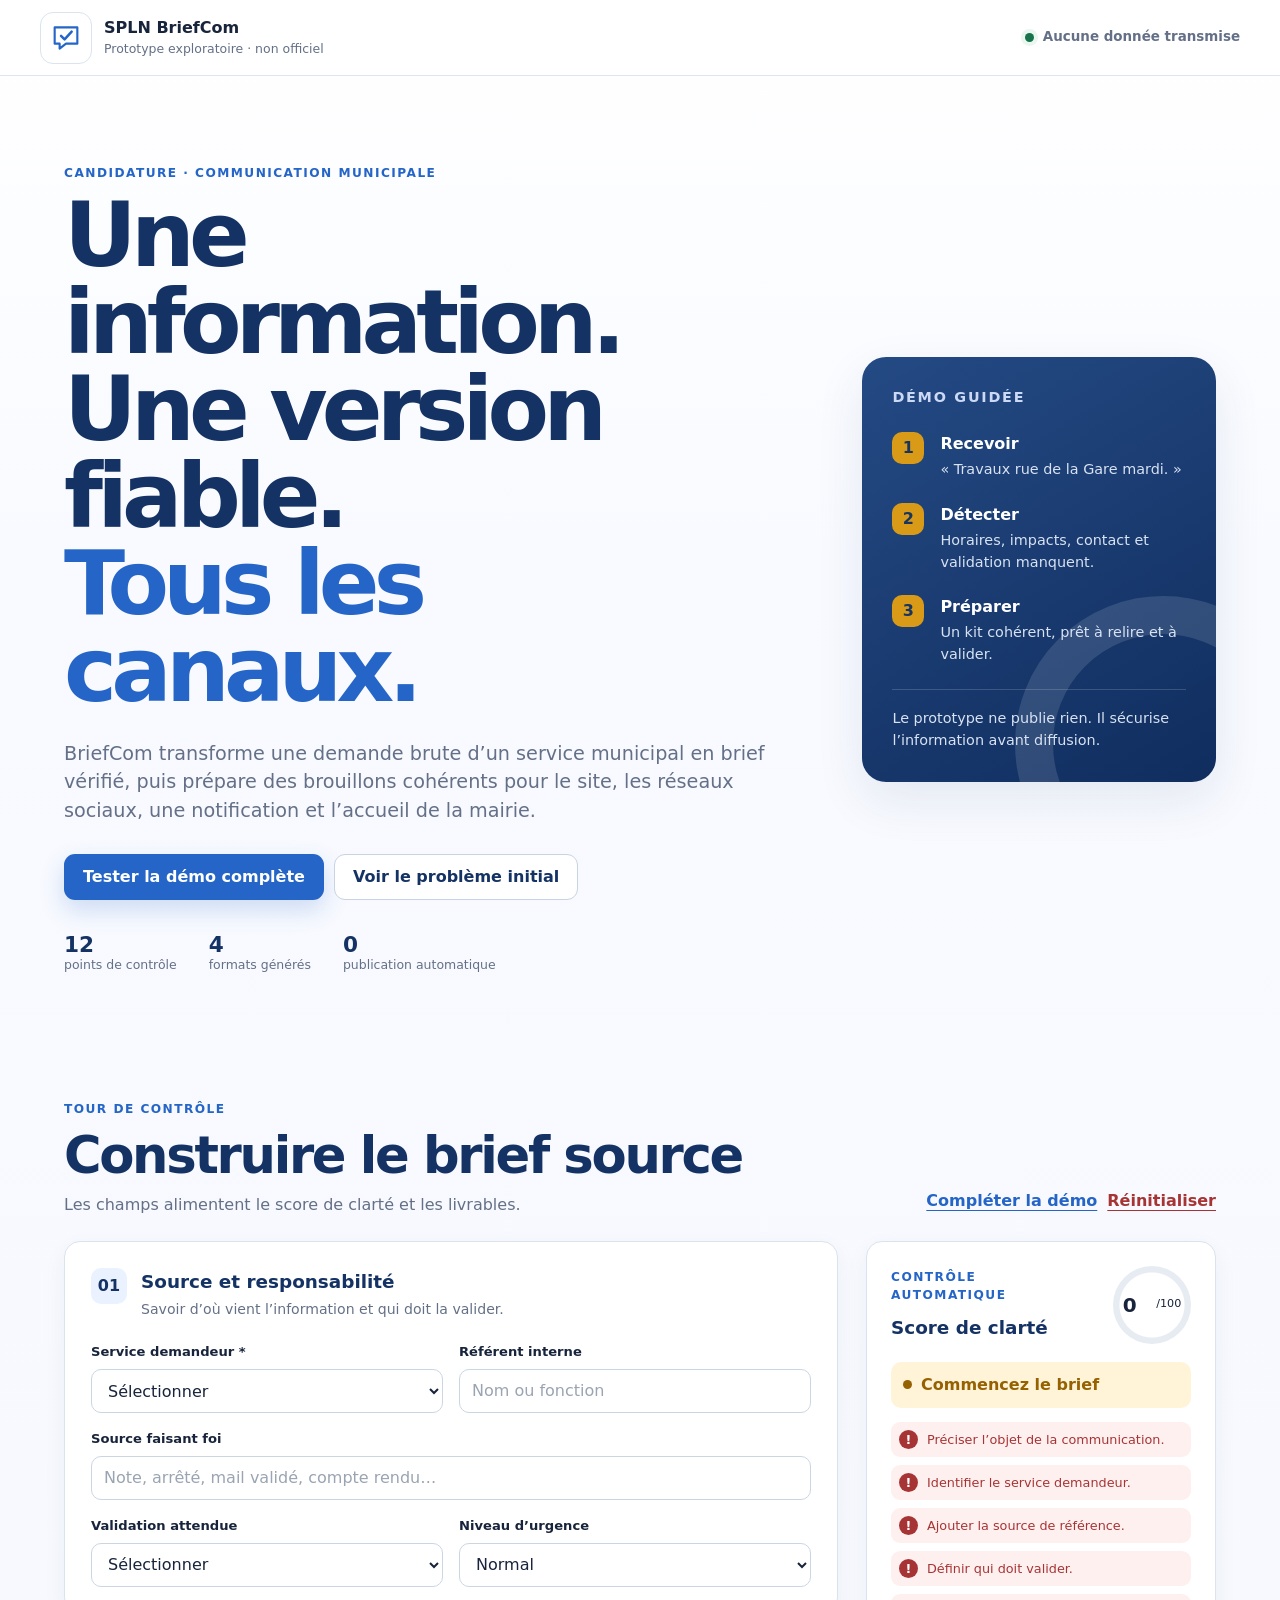
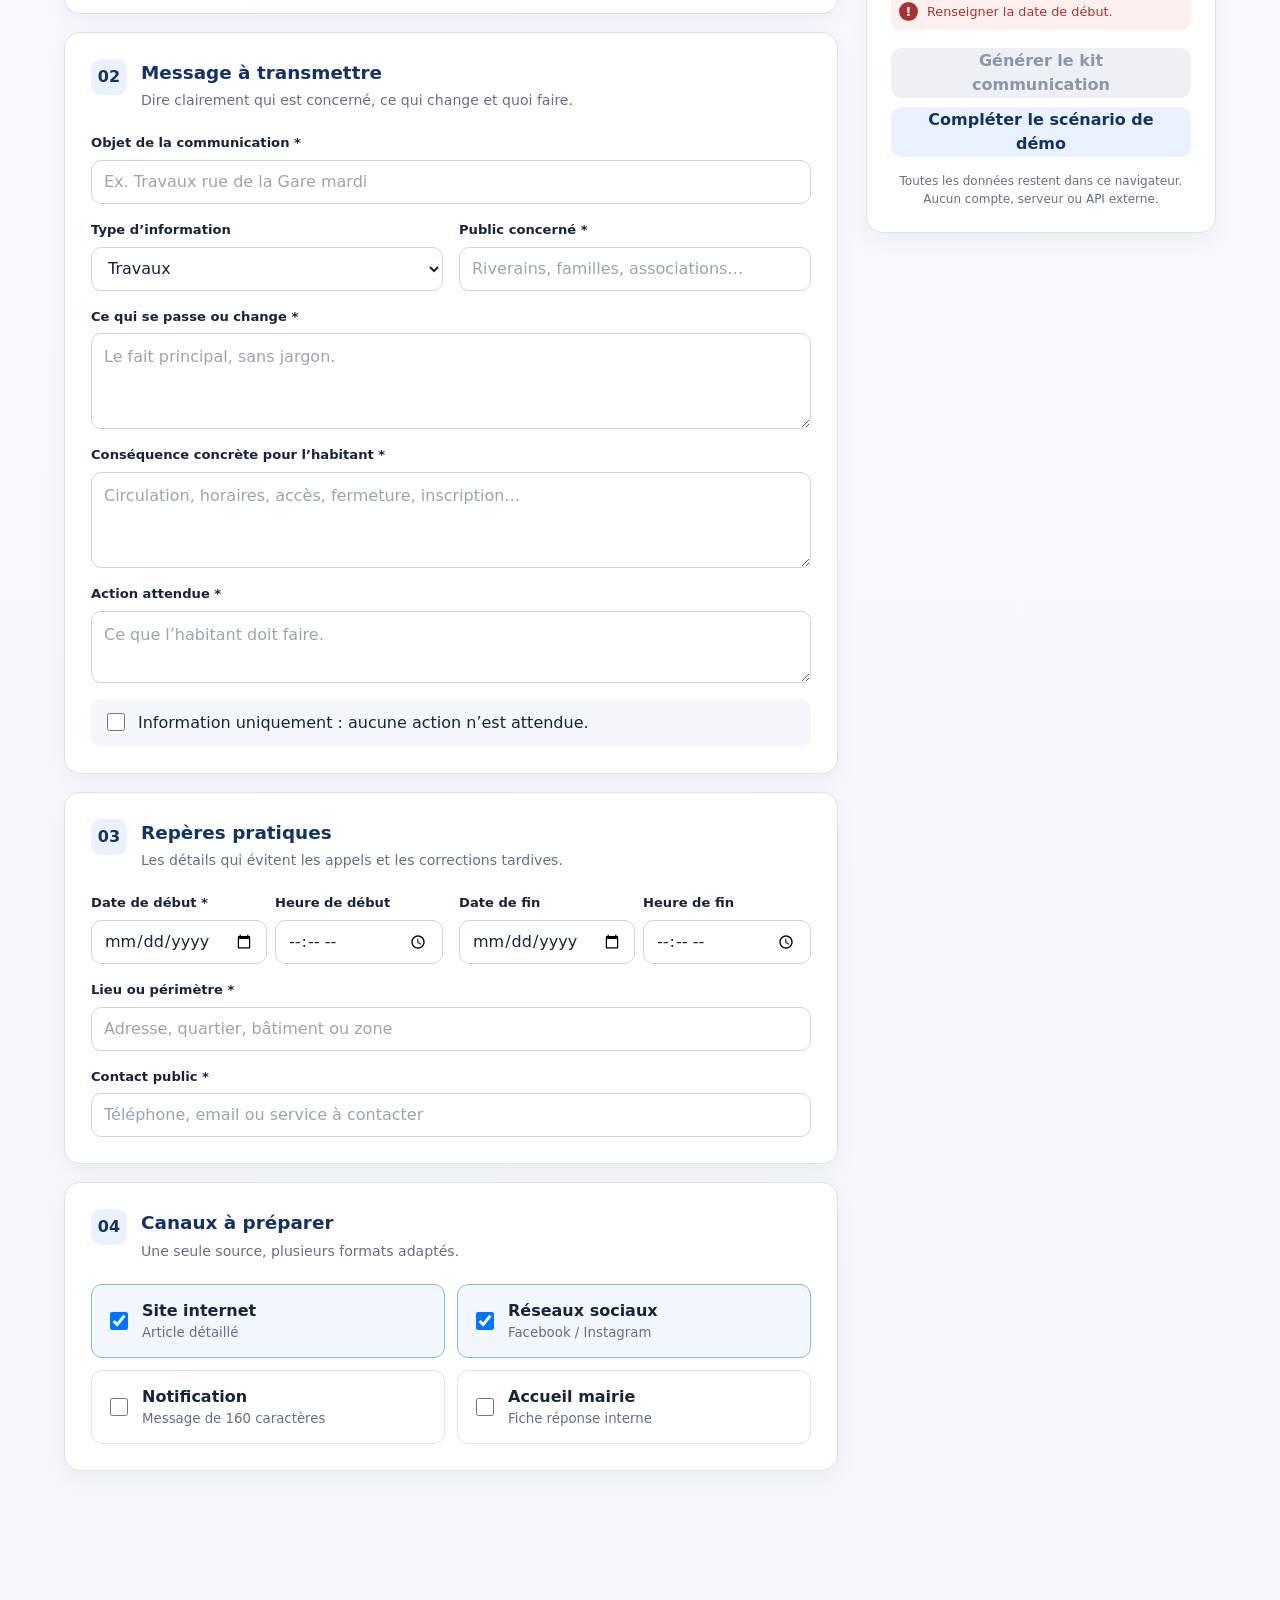
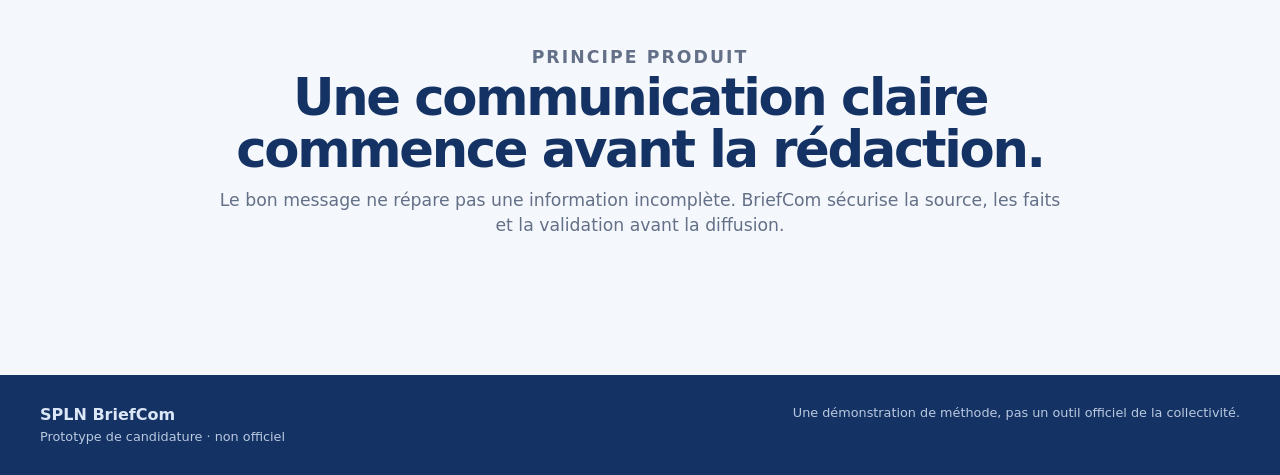
<file: candidatureSPLN/index.html>
<!doctype html>
<html lang="fr">
<head>
  <meta charset="utf-8">
  <meta name="viewport" content="width=device-width,initial-scale=1">
  <meta name="description" content="Prototype interactif de préparation de communication municipale multicanale.">
  <meta name="robots" content="noindex,nofollow,noarchive">
  <meta name="theme-color" content="#163d78">
  <title>SPLN BriefCom · Prototype non officiel</title>
  <link rel="stylesheet" href="./app.css">
  <script src="./app.js" defer></script>
</head>
<body>
  <noscript><div class="noscript">JavaScript doit être activé pour utiliser ce prototype.</div></noscript>

  <header class="topbar">
    <a class="brand" href="#top" aria-label="Retour en haut">
      <span class="brand-mark" aria-hidden="true">
        <svg viewBox="0 0 48 48" role="img"><path d="M8 9h32v23H24l-9 7v-7H8z" fill="none" stroke="currentColor" stroke-width="3" stroke-linejoin="round"/><path d="m17 21 5 5 10-11" fill="none" stroke="currentColor" stroke-width="3.5" stroke-linecap="round" stroke-linejoin="round"/></svg>
      </span>
      <span><strong>SPLN BriefCom</strong><small>Prototype exploratoire · non officiel</small></span>
    </a>
    <div class="status"><i></i>Aucune donnée transmise</div>
  </header>

  <main id="top">
    <section class="hero">
      <div>
        <p class="eyebrow">Candidature · Communication municipale</p>
        <h1>Une information.<br>Une version fiable.<br><em>Tous les canaux.</em></h1>
        <p class="lead">BriefCom transforme une demande brute d’un service municipal en brief vérifié, puis prépare des brouillons cohérents pour le site, les réseaux sociaux, une notification et l’accueil de la mairie.</p>
        <div class="hero-actions">
          <button class="btn primary" type="button" data-action="run-demo">Tester la démo complète</button>
          <button class="btn secondary" type="button" data-action="raw-demo">Voir le problème initial</button>
        </div>
        <ul class="proofs"><li><b>12</b><span>points de contrôle</span></li><li><b>4</b><span>formats générés</span></li><li><b>0</b><span>publication automatique</span></li></ul>
      </div>
      <aside class="demo-card">
        <p class="eyebrow light">Démo guidée</p>
        <ol>
          <li><span>1</span><div><b>Recevoir</b><p>« Travaux rue de la Gare mardi. »</p></div></li>
          <li><span>2</span><div><b>Détecter</b><p>Horaires, impacts, contact et validation manquent.</p></div></li>
          <li><span>3</span><div><b>Préparer</b><p>Un kit cohérent, prêt à relire et à valider.</p></div></li>
        </ol>
        <p class="demo-note">Le prototype ne publie rien. Il sécurise l’information avant diffusion.</p>
      </aside>
    </section>

    <section class="workspace" id="workspace">
      <div class="section-head">
        <div><p class="eyebrow">Tour de contrôle</p><h2>Construire le brief source</h2><p>Les champs alimentent le score de clarté et les livrables.</p></div>
        <div class="head-actions"><button class="link-btn" type="button" data-action="complete-demo">Compléter la démo</button><button class="link-btn danger" type="button" data-action="reset">Réinitialiser</button></div>
      </div>

      <div class="workspace-grid">
        <form id="brief-form" novalidate>
          <section class="form-card">
            <header><span>01</span><div><h3>Source et responsabilité</h3><p>Savoir d’où vient l’information et qui doit la valider.</p></div></header>
            <div class="fields two">
              <label><span>Service demandeur *</span><select id="service" name="service"><option value="">Sélectionner</option><option>Cabinet du Maire</option><option>Services techniques</option><option>Culture et événementiel</option><option>Police municipale</option><option>Urbanisme</option><option>Vie scolaire</option><option>CCAS</option><option>Accueil / État civil</option><option>Autre service</option></select></label>
              <label><span>Référent interne</span><input id="requester" name="requester" placeholder="Nom ou fonction"></label>
              <label class="wide"><span>Source faisant foi</span><input id="source" name="source" placeholder="Note, arrêté, mail validé, compte rendu…"></label>
              <label><span>Validation attendue</span><select id="validator" name="validator"><option value="">Sélectionner</option><option>Maire / Cabinet</option><option>Direction générale</option><option>Élu référent</option><option>Chef de service</option><option>Autre validation</option></select></label>
              <label><span>Niveau d’urgence</span><select id="urgency" name="urgency"><option value="normal">Normal</option><option value="important">Important</option><option value="urgent">Urgent</option></select></label>
            </div>
          </section>

          <section class="form-card">
            <header><span>02</span><div><h3>Message à transmettre</h3><p>Dire clairement qui est concerné, ce qui change et quoi faire.</p></div></header>
            <div class="fields two">
              <label class="wide"><span>Objet de la communication *</span><input id="subject" name="subject" placeholder="Ex. Travaux rue de la Gare mardi"></label>
              <label><span>Type d’information</span><select id="type" name="type"><option value="travaux">Travaux</option><option value="evenement">Événement</option><option value="alerte">Alerte</option><option value="service">Service public</option><option value="inscription">Inscription / démarche</option><option value="autre">Autre</option></select></label>
              <label><span>Public concerné *</span><input id="audience" name="audience" placeholder="Riverains, familles, associations…"></label>
              <label class="wide"><span>Ce qui se passe ou change *</span><textarea id="change" name="change" rows="3" placeholder="Le fait principal, sans jargon."></textarea></label>
              <label class="wide"><span>Conséquence concrète pour l’habitant *</span><textarea id="impact" name="impact" rows="3" placeholder="Circulation, horaires, accès, fermeture, inscription…"></textarea></label>
              <label class="wide"><span>Action attendue *</span><textarea id="action" name="action" rows="2" placeholder="Ce que l’habitant doit faire."></textarea></label>
              <label class="checkline wide"><input id="no-action" type="checkbox"><span>Information uniquement : aucune action n’est attendue.</span></label>
            </div>
          </section>

          <section class="form-card">
            <header><span>03</span><div><h3>Repères pratiques</h3><p>Les détails qui évitent les appels et les corrections tardives.</p></div></header>
            <div class="fields four">
              <label><span>Date de début *</span><input id="start-date" name="startDate" type="date"></label>
              <label><span>Heure de début</span><input id="start-time" name="startTime" type="time"></label>
              <label><span>Date de fin</span><input id="end-date" name="endDate" type="date"></label>
              <label><span>Heure de fin</span><input id="end-time" name="endTime" type="time"></label>
              <label class="wide"><span>Lieu ou périmètre *</span><input id="location" name="location" placeholder="Adresse, quartier, bâtiment ou zone"></label>
              <label class="wide"><span>Contact public *</span><input id="contact" name="contact" placeholder="Téléphone, email ou service à contacter"></label>
            </div>
          </section>

          <section class="form-card">
            <header><span>04</span><div><h3>Canaux à préparer</h3><p>Une seule source, plusieurs formats adaptés.</p></div></header>
            <div class="channels">
              <label><input type="checkbox" name="channels" value="site" checked><span><b>Site internet</b><small>Article détaillé</small></span></label>
              <label><input type="checkbox" name="channels" value="social" checked><span><b>Réseaux sociaux</b><small>Facebook / Instagram</small></span></label>
              <label><input type="checkbox" name="channels" value="notification"><span><b>Notification</b><small>Message de 160 caractères</small></span></label>
              <label><input type="checkbox" name="channels" value="reception"><span><b>Accueil mairie</b><small>Fiche réponse interne</small></span></label>
            </div>
          </section>
        </form>

        <aside class="quality-wrap">
          <div class="quality-card">
            <div class="quality-head"><div><p class="eyebrow">Contrôle automatique</p><h3>Score de clarté</h3></div><div class="score" id="score-ring" style="--score:0"><b id="score-value">0</b><small>/100</small></div></div>
            <div class="readiness" id="readiness" data-state="incomplete"><i></i><b id="readiness-label">Brief incomplet</b></div>
            <div id="checks" class="checks" aria-live="polite"></div>
            <button class="btn primary full" id="generate-button" type="button" disabled>Générer le kit communication</button>
            <button class="btn soft full" type="button" data-action="complete-demo">Compléter le scénario de démo</button>
            <p class="privacy">Toutes les données restent dans ce navigateur. Aucun compte, serveur ou API externe.</p>
          </div>
        </aside>
      </div>
    </section>

    <section class="results" id="results" hidden>
      <div class="section-head result-head"><div><p class="eyebrow">Kit prêt à relire</p><h2>Quatre versions, une seule source</h2><p>Ces contenus restent des brouillons soumis à validation humaine.</p></div><div class="result-actions"><button class="btn secondary" id="copy-all" type="button">Copier tout</button><button class="btn secondary" id="download-kit" type="button">Télécharger</button><button class="btn primary" id="print-kit" type="button">Imprimer / PDF</button></div></div>
      <div id="source-summary" class="source-summary"></div>
      <div id="outputs-grid" class="outputs"></div>
      <div class="result-footer"><button class="link-btn" type="button" data-action="back">Modifier le brief</button><p>Prototype exploratoire fondé sur un scénario fictif, à adapter aux procédures internes de la Ville.</p></div>
    </section>

    <section class="principle"><p class="eyebrow">Principe produit</p><h2>Une communication claire commence avant la rédaction.</h2><p>Le bon message ne répare pas une information incomplète. BriefCom sécurise la source, les faits et la validation avant la diffusion.</p></section>
  </main>

  <footer><div><b>SPLN BriefCom</b><span>Prototype de candidature · non officiel</span></div><p>Une démonstration de méthode, pas un outil officiel de la collectivité.</p></footer>
  <div id="toast" class="toast" role="status" aria-live="polite"></div>
</body>
</html>
</file>
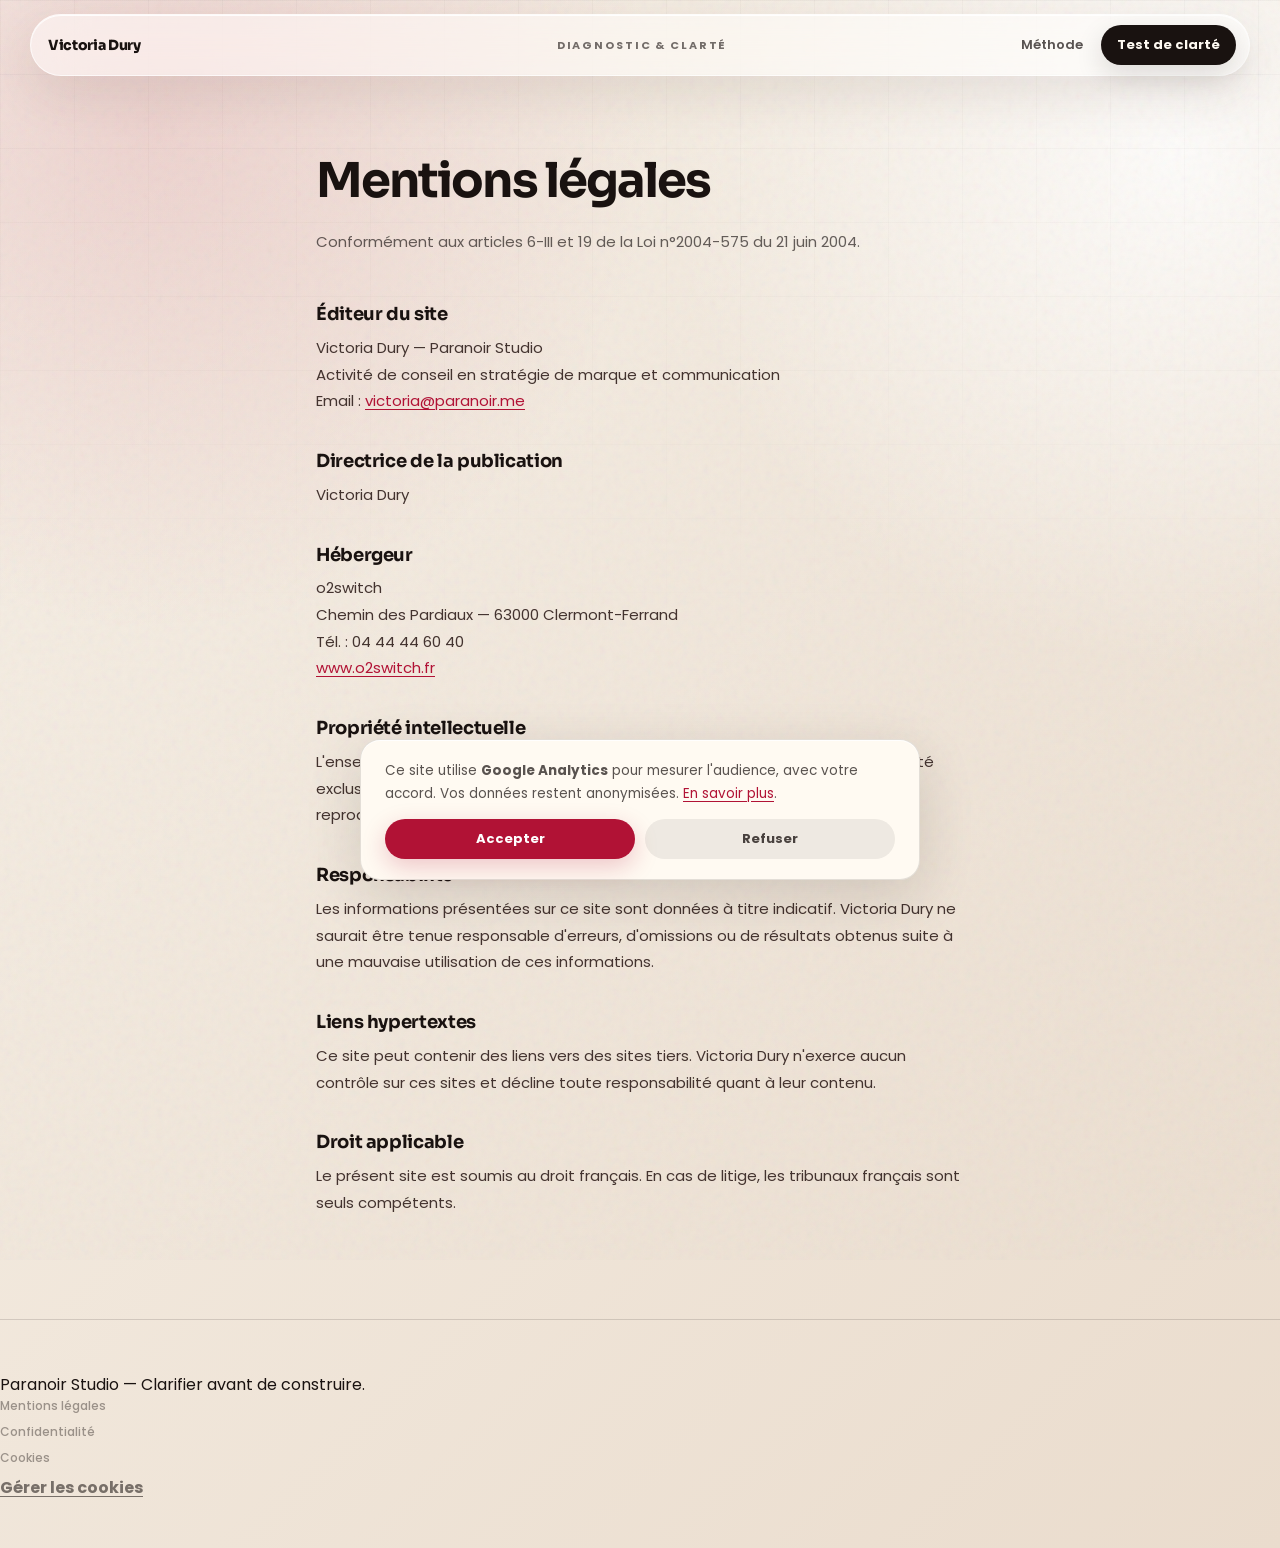
<file: mentions-legales.html>
<!DOCTYPE html>
<html lang="fr">
<head>
<meta charset="utf-8"/>
<meta content="width=device-width, initial-scale=1" name="viewport"/>
<title>Mentions légales — Victoria Dury / Paranoir</title>
<meta name="description" content="Mentions légales du site paranoir.paranoir.pro — éditeur, hébergeur, propriété intellectuelle."/>
<meta name="robots" content="noindex"/>
<link rel="canonical" href="https://paranoir.paranoir.pro/mentions-legales.html"/>
<meta name="theme-color" content="#b11235"/>
<link rel="icon" href="/favicon.svg" type="image/svg+xml"/>
<link rel="icon" href="/favicon.ico" sizes="32x32"/>
<link rel="apple-touch-icon" href="/assets/images/logo-paranoir-studio-blanc-illu-hd.png"/>
<link rel="preload" href="/assets/fonts/poppins-400.woff2" as="font" type="font/woff2" crossorigin/>
<link rel="stylesheet" href="/assets/css/fonts.css"/>
<link rel="stylesheet" href="/assets/css/site.css?v=13"/>
<style>
.legal-page{max-width:760px;margin:0 auto;padding:clamp(100px,12vw,160px) clamp(20px,6vw,56px) clamp(60px,8vw,120px)}
.legal-page h1{font-family:var(--title);font-size:clamp(28px,4vw,48px);letter-spacing:-.04em;font-weight:700;margin-bottom:10px}
.legal-page .lede{color:var(--muted);margin-bottom:48px;font-size:15px}
.legal-page h2{font-family:var(--title);font-size:18px;font-weight:700;letter-spacing:-.02em;margin:36px 0 10px;color:var(--ink)}
.legal-page p,.legal-page li{font-size:15px;line-height:1.78;color:var(--ink2)}
.legal-page ul{padding-left:20px;margin:8px 0}
.legal-page a{color:var(--carmine);text-decoration:underline;text-underline-offset:3px}
</style>
</head>
<body class="site-home">
<div class="page">
<nav class="nav">
<a class="brand" href="/">Victoria Dury</a>
<div class="nav-mid">Diagnostic &amp; Clarté</div>
<div class="nav-right">
<a class="nav-link" href="/#method">Méthode</a>
<a class="nav-cta" href="/#prediagnostic">Test de clarté</a>
</div>
</nav>

<article class="legal-page">
<h1>Mentions légales</h1>
<p class="lede">Conformément aux articles 6-III et 19 de la Loi n°2004-575 du 21 juin 2004.</p>

<h2>Éditeur du site</h2>
<p>
  Victoria Dury — Paranoir Studio<br/>
  Activité de conseil en stratégie de marque et communication<br/>
  Email : <a href="mailto:victoria@paranoir.me">victoria@paranoir.me</a>
</p>

<h2>Directrice de la publication</h2>
<p>Victoria Dury</p>

<h2>Hébergeur</h2>
<p>
  o2switch<br/>
  Chemin des Pardiaux — 63000 Clermont-Ferrand<br/>
  Tél. : 04 44 44 60 40<br/>
  <a href="https://www.o2switch.fr" rel="noopener noreferrer" target="_blank">www.o2switch.fr</a>
</p>

<h2>Propriété intellectuelle</h2>
<p>
  L'ensemble du contenu de ce site (textes, visuels, structure, code) est la propriété exclusive de Victoria Dury — Paranoir Studio, sauf mention contraire. Toute reproduction, même partielle, est interdite sans autorisation écrite préalable.
</p>

<h2>Responsabilité</h2>
<p>
  Les informations présentées sur ce site sont données à titre indicatif. Victoria Dury ne saurait être tenue responsable d'erreurs, d'omissions ou de résultats obtenus suite à une mauvaise utilisation de ces informations.
</p>

<h2>Liens hypertextes</h2>
<p>
  Ce site peut contenir des liens vers des sites tiers. Victoria Dury n'exerce aucun contrôle sur ces sites et décline toute responsabilité quant à leur contenu.
</p>

<h2>Droit applicable</h2>
<p>Le présent site est soumis au droit français. En cas de litige, les tribunaux français sont seuls compétents.</p>
</article>

<footer class="site-footer">
<span>Paranoir Studio — Clarifier avant de construire.</span>
<nav aria-label="Liens légaux" class="site-footer-links">
<a href="/mentions-legales.html">Mentions légales</a>
<a href="/politique-confidentialite.html">Confidentialité</a>
<a href="/politique-cookies.html">Cookies</a>
<button class="footer-cookie-btn" id="manageCookies" type="button">Gérer les cookies</button>
</nav>
</footer>
</div>
<script src="/assets/js/cookies.js"></script>
</body>
</html>
</file>
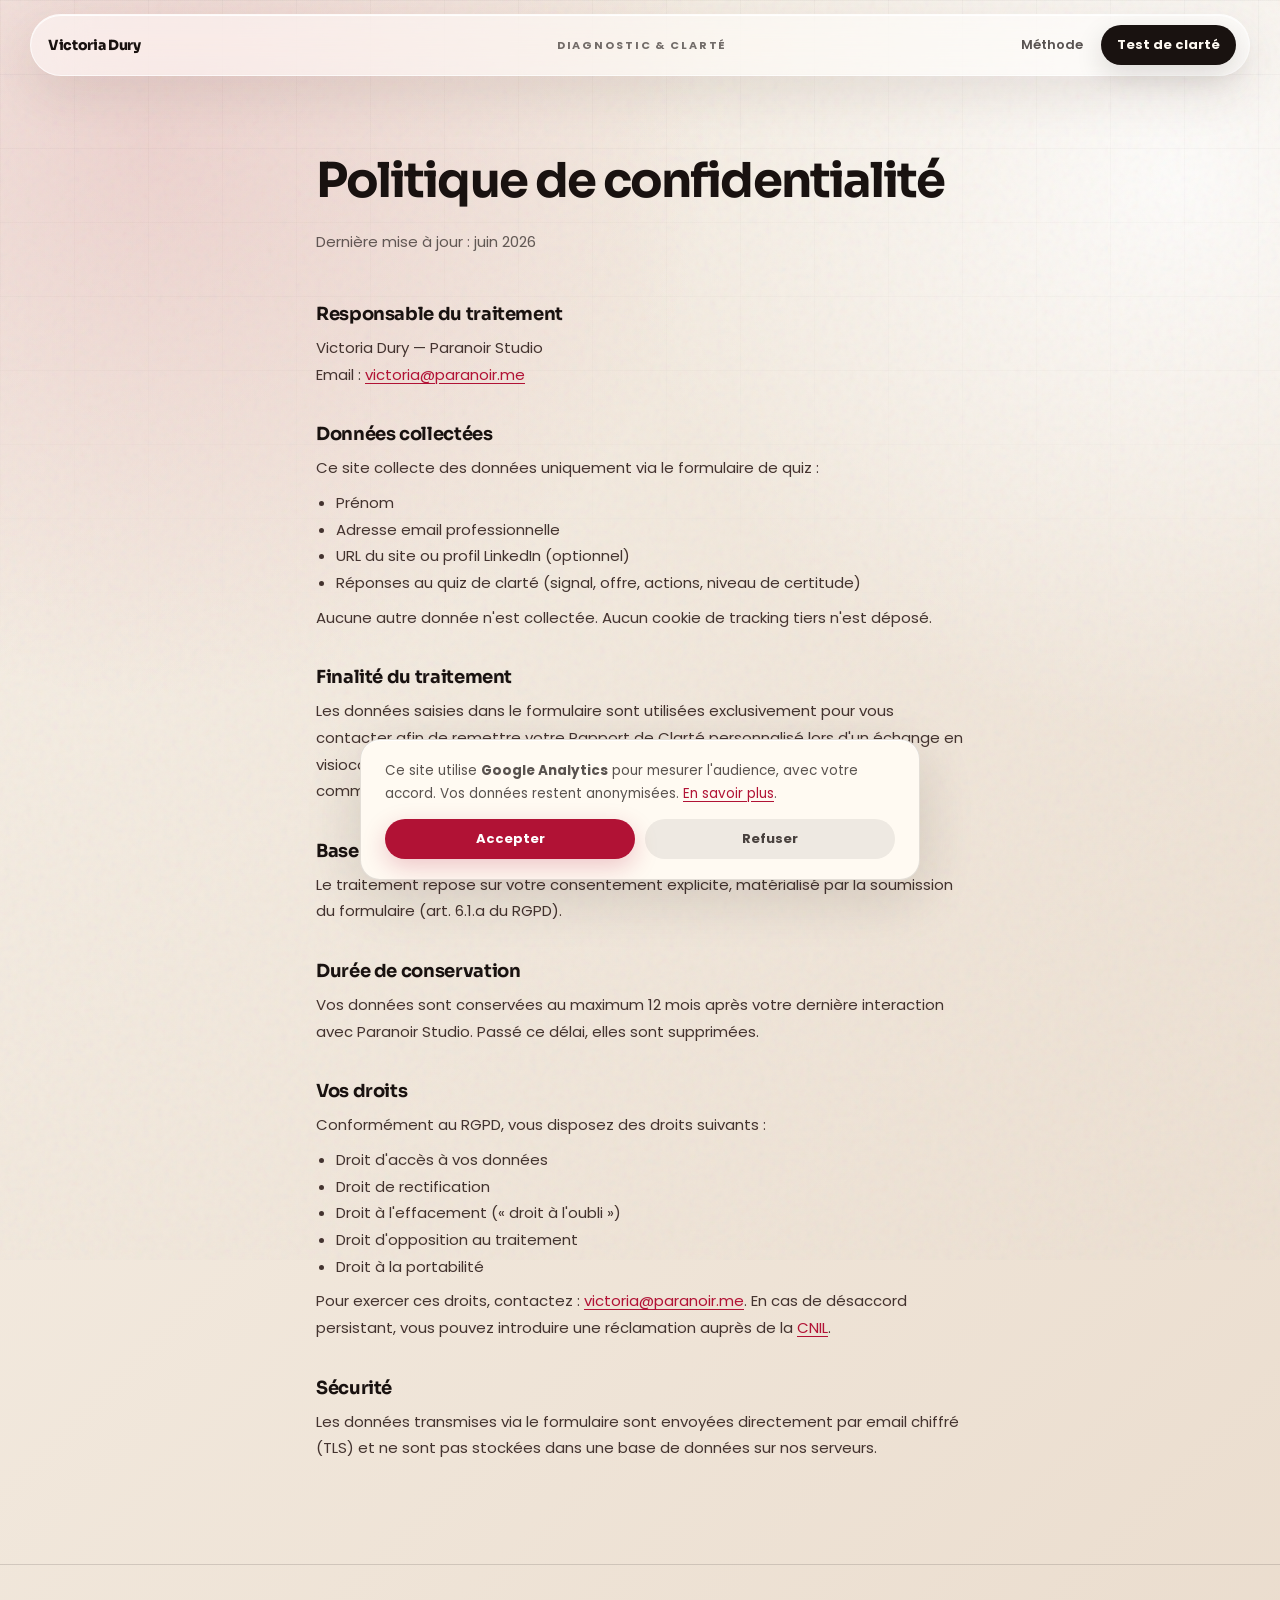
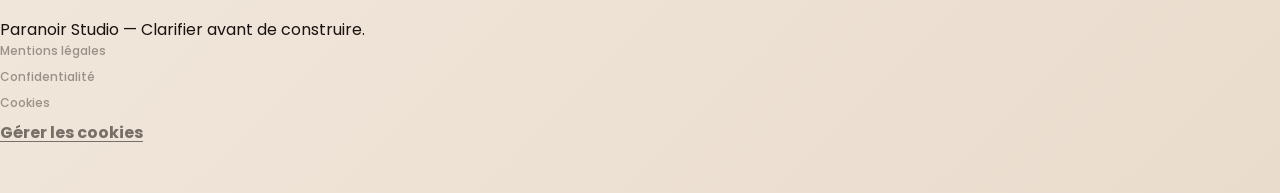
<file: politique-confidentialite.html>
<!DOCTYPE html>
<html lang="fr">
<head>
<meta charset="utf-8"/>
<meta content="width=device-width, initial-scale=1" name="viewport"/>
<title>Politique de confidentialité — Victoria Dury / Paranoir</title>
<meta name="description" content="Politique de confidentialité et traitement des données personnelles — paranoir.paranoir.pro."/>
<meta name="robots" content="noindex"/>
<link rel="canonical" href="https://paranoir.paranoir.pro/politique-confidentialite.html"/>
<meta name="theme-color" content="#b11235"/>
<link rel="icon" href="/favicon.svg" type="image/svg+xml"/>
<link rel="icon" href="/favicon.ico" sizes="32x32"/>
<link rel="apple-touch-icon" href="/assets/images/logo-paranoir-studio-blanc-illu-hd.png"/>
<link rel="preload" href="/assets/fonts/poppins-400.woff2" as="font" type="font/woff2" crossorigin/>
<link rel="stylesheet" href="/assets/css/fonts.css"/>
<link rel="stylesheet" href="/assets/css/site.css?v=13"/>
<style>
.legal-page{max-width:760px;margin:0 auto;padding:clamp(100px,12vw,160px) clamp(20px,6vw,56px) clamp(60px,8vw,120px)}
.legal-page h1{font-family:var(--title);font-size:clamp(28px,4vw,48px);letter-spacing:-.04em;font-weight:700;margin-bottom:10px}
.legal-page .lede{color:var(--muted);margin-bottom:48px;font-size:15px}
.legal-page h2{font-family:var(--title);font-size:18px;font-weight:700;letter-spacing:-.02em;margin:36px 0 10px;color:var(--ink)}
.legal-page p,.legal-page li{font-size:15px;line-height:1.78;color:var(--ink2)}
.legal-page ul{padding-left:20px;margin:8px 0}
.legal-page a{color:var(--carmine);text-decoration:underline;text-underline-offset:3px}
</style>
</head>
<body class="site-home">
<div class="page">
<nav class="nav">
<a class="brand" href="/">Victoria Dury</a>
<div class="nav-mid">Diagnostic &amp; Clarté</div>
<div class="nav-right">
<a class="nav-link" href="/#method">Méthode</a>
<a class="nav-cta" href="/#prediagnostic">Test de clarté</a>
</div>
</nav>

<article class="legal-page">
<h1>Politique de confidentialité</h1>
<p class="lede">Dernière mise à jour : juin 2026</p>

<h2>Responsable du traitement</h2>
<p>
  Victoria Dury — Paranoir Studio<br/>
  Email : <a href="mailto:victoria@paranoir.me">victoria@paranoir.me</a>
</p>

<h2>Données collectées</h2>
<p>Ce site collecte des données uniquement via le formulaire de quiz :</p>
<ul>
  <li>Prénom</li>
  <li>Adresse email professionnelle</li>
  <li>URL du site ou profil LinkedIn (optionnel)</li>
  <li>Réponses au quiz de clarté (signal, offre, actions, niveau de certitude)</li>
</ul>
<p>Aucune autre donnée n'est collectée. Aucun cookie de tracking tiers n'est déposé.</p>

<h2>Finalité du traitement</h2>
<p>
  Les données saisies dans le formulaire sont utilisées exclusivement pour vous contacter afin de remettre votre Rapport de Clarté personnalisé lors d'un échange en visioconférence. Elles ne font l'objet d'aucune cession, vente ou exploitation commerciale à des tiers.
</p>

<h2>Base légale</h2>
<p>
  Le traitement repose sur votre consentement explicite, matérialisé par la soumission du formulaire (art. 6.1.a du RGPD).
</p>

<h2>Durée de conservation</h2>
<p>
  Vos données sont conservées au maximum 12 mois après votre dernière interaction avec Paranoir Studio. Passé ce délai, elles sont supprimées.
</p>

<h2>Vos droits</h2>
<p>Conformément au RGPD, vous disposez des droits suivants :</p>
<ul>
  <li>Droit d'accès à vos données</li>
  <li>Droit de rectification</li>
  <li>Droit à l'effacement (« droit à l'oubli »)</li>
  <li>Droit d'opposition au traitement</li>
  <li>Droit à la portabilité</li>
</ul>
<p>
  Pour exercer ces droits, contactez : <a href="mailto:victoria@paranoir.me">victoria@paranoir.me</a>. En cas de désaccord persistant, vous pouvez introduire une réclamation auprès de la <a href="https://www.cnil.fr" rel="noopener noreferrer" target="_blank">CNIL</a>.
</p>

<h2>Sécurité</h2>
<p>
  Les données transmises via le formulaire sont envoyées directement par email chiffré (TLS) et ne sont pas stockées dans une base de données sur nos serveurs.
</p>
</article>

<footer class="site-footer">
<span>Paranoir Studio — Clarifier avant de construire.</span>
<nav aria-label="Liens légaux" class="site-footer-links">
<a href="/mentions-legales.html">Mentions légales</a>
<a href="/politique-confidentialite.html">Confidentialité</a>
<a href="/politique-cookies.html">Cookies</a>
<button class="footer-cookie-btn" id="manageCookies" type="button">Gérer les cookies</button>
</nav>
</footer>
</div>
<script src="/assets/js/cookies.js"></script>
</body>
</html>
</file>
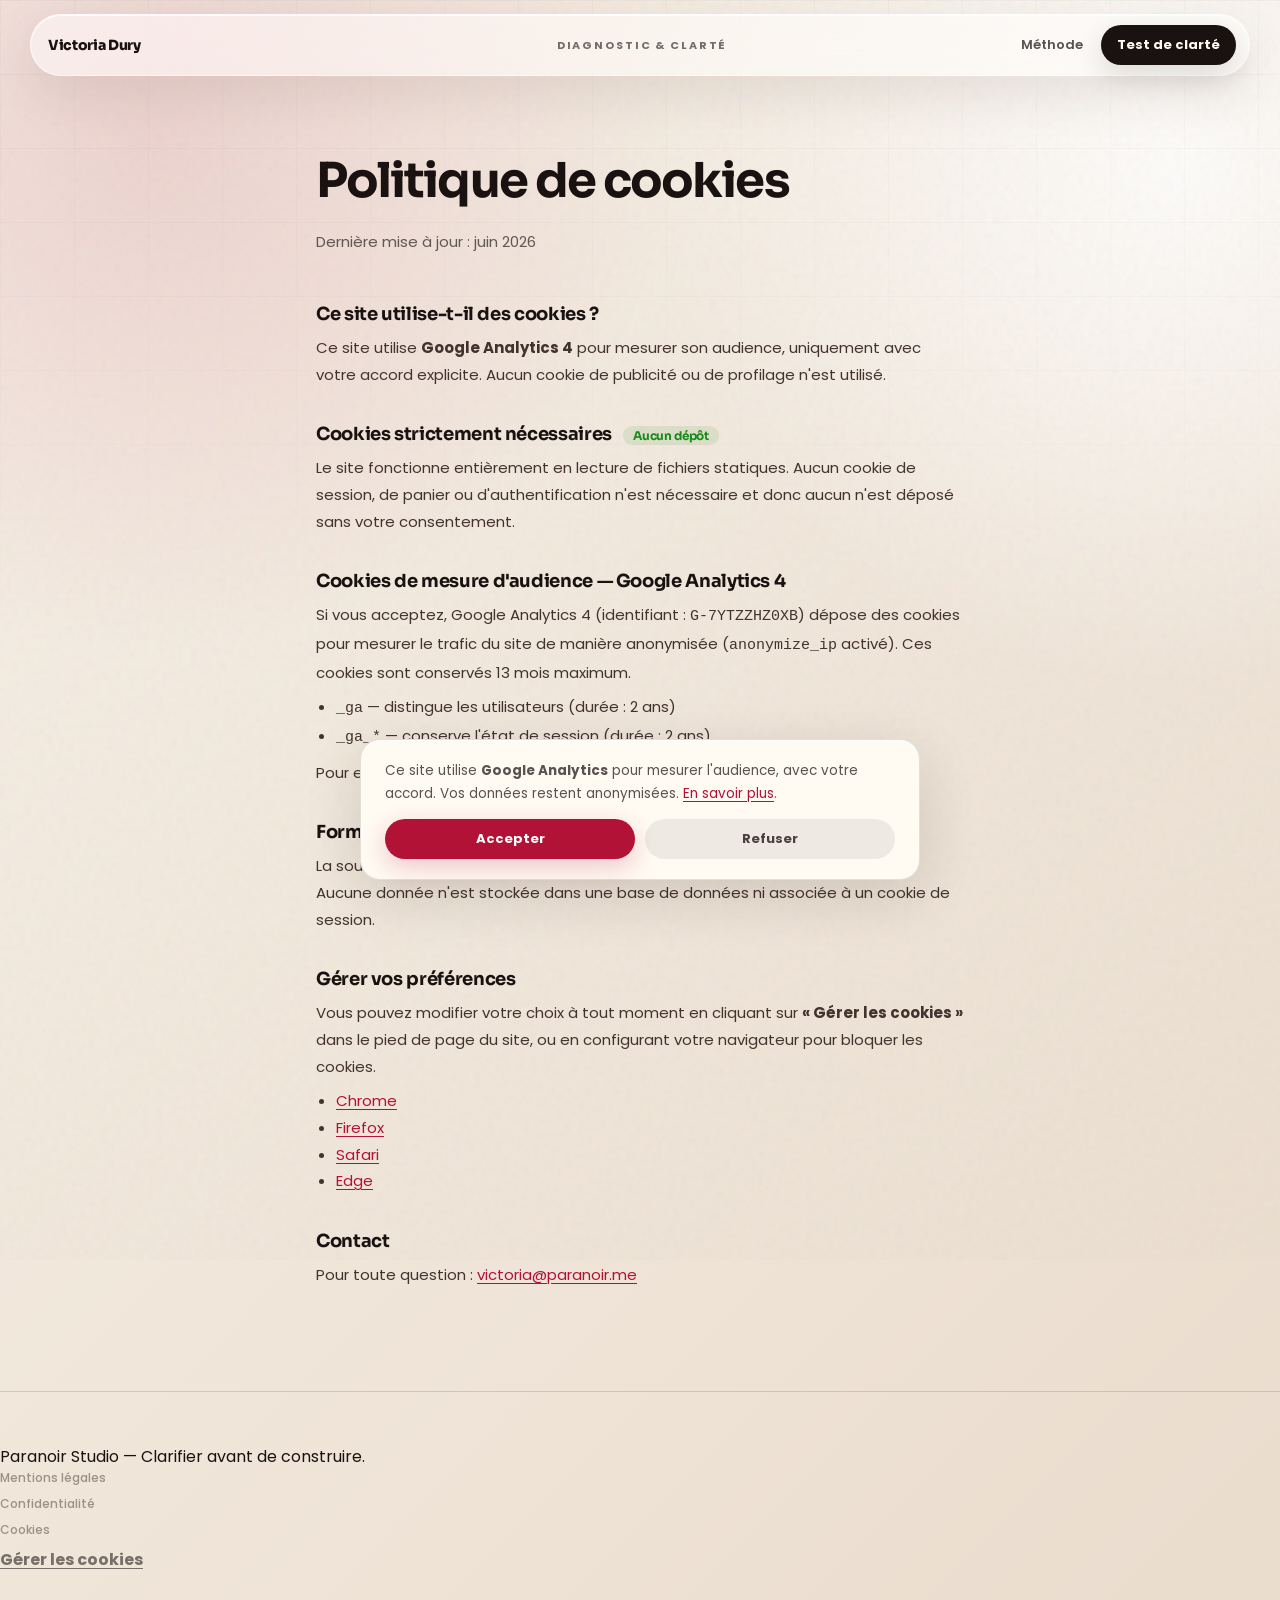
<file: politique-cookies.html>
<!DOCTYPE html>
<html lang="fr">
<head>
<meta charset="utf-8"/>
<meta content="width=device-width, initial-scale=1" name="viewport"/>
<title>Politique de cookies — Victoria Dury / Paranoir</title>
<meta name="description" content="Politique de cookies du site paranoir.paranoir.pro — utilisation et gestion des cookies."/>
<meta name="robots" content="noindex"/>
<link rel="canonical" href="https://paranoir.paranoir.pro/politique-cookies.html"/>
<meta name="theme-color" content="#b11235"/>
<link rel="icon" href="/favicon.svg" type="image/svg+xml"/>
<link rel="icon" href="/favicon.ico" sizes="32x32"/>
<link rel="apple-touch-icon" href="/assets/images/logo-paranoir-studio-blanc-illu-hd.png"/>
<link rel="preload" href="/assets/fonts/poppins-400.woff2" as="font" type="font/woff2" crossorigin/>
<link rel="stylesheet" href="/assets/css/fonts.css"/>
<link rel="stylesheet" href="/assets/css/site.css?v=13"/>
<style>
.legal-page{max-width:760px;margin:0 auto;padding:clamp(100px,12vw,160px) clamp(20px,6vw,56px) clamp(60px,8vw,120px)}
.legal-page h1{font-family:var(--title);font-size:clamp(28px,4vw,48px);letter-spacing:-.04em;font-weight:700;margin-bottom:10px}
.legal-page .lede{color:var(--muted);margin-bottom:48px;font-size:15px}
.legal-page h2{font-family:var(--title);font-size:18px;font-weight:700;letter-spacing:-.02em;margin:36px 0 10px;color:var(--ink)}
.legal-page p,.legal-page li{font-size:15px;line-height:1.78;color:var(--ink2)}
.legal-page ul{padding-left:20px;margin:8px 0}
.legal-page a{color:var(--carmine);text-decoration:underline;text-underline-offset:3px}
.cookie-badge{display:inline-block;background:rgba(30,140,30,.10);color:#1a8a1a;font-size:12px;font-weight:700;padding:3px 10px;border-radius:999px;margin-left:8px;vertical-align:middle}
</style>
</head>
<body class="site-home">
<div class="page">
<nav class="nav">
<a class="brand" href="/">Victoria Dury</a>
<div class="nav-mid">Diagnostic &amp; Clarté</div>
<div class="nav-right">
<a class="nav-link" href="/#method">Méthode</a>
<a class="nav-cta" href="/#prediagnostic">Test de clarté</a>
</div>
</nav>

<article class="legal-page">
<h1>Politique de cookies</h1>
<p class="lede">Dernière mise à jour : juin 2026</p>

<h2>Ce site utilise-t-il des cookies ?</h2>
<p>
  Ce site utilise <strong>Google Analytics 4</strong> pour mesurer son audience, uniquement avec votre accord explicite. Aucun cookie de publicité ou de profilage n'est utilisé.
</p>

<h2>Cookies strictement nécessaires <span class="cookie-badge">Aucun dépôt</span></h2>
<p>
  Le site fonctionne entièrement en lecture de fichiers statiques. Aucun cookie de session, de panier ou d'authentification n'est nécessaire et donc aucun n'est déposé sans votre consentement.
</p>

<h2>Cookies de mesure d'audience — Google Analytics 4</h2>
<p>
  Si vous acceptez, Google Analytics 4 (identifiant : <code>G-7YTZZHZ0XB</code>) dépose des cookies pour mesurer le trafic du site de manière anonymisée (<code>anonymize_ip</code> activé). Ces cookies sont conservés 13 mois maximum.
</p>
<ul>
  <li><code>_ga</code> — distingue les utilisateurs (durée : 2 ans)</li>
  <li><code>_ga_*</code> — conserve l'état de session (durée : 2 ans)</li>
</ul>
<p>Pour en savoir plus : <a href="https://policies.google.com/privacy" rel="noopener noreferrer" target="_blank">Politique de confidentialité Google</a>.</p>


<h2>Formulaire de contact</h2>
<p>
  La soumission du formulaire de quiz envoie vos réponses directement par email. Aucune donnée n'est stockée dans une base de données ni associée à un cookie de session.
</p>

<h2>Gérer vos préférences</h2>
<p>
  Vous pouvez modifier votre choix à tout moment en cliquant sur <strong>« Gérer les cookies »</strong> dans le pied de page du site, ou en configurant votre navigateur pour bloquer les cookies.
</p>
<ul>
  <li><a href="https://support.google.com/chrome/answer/95647" rel="noopener noreferrer" target="_blank">Chrome</a></li>
  <li><a href="https://support.mozilla.org/fr/kb/cookies-informations-sites-enregistrent" rel="noopener noreferrer" target="_blank">Firefox</a></li>
  <li><a href="https://support.apple.com/fr-fr/guide/safari/sfri11471/mac" rel="noopener noreferrer" target="_blank">Safari</a></li>
  <li><a href="https://support.microsoft.com/fr-fr/windows/supprimer-et-g%C3%A9rer-les-cookies-168dab11-0753-043d-7c16-ede5947fc64d" rel="noopener noreferrer" target="_blank">Edge</a></li>
</ul>

<h2>Contact</h2>
<p>Pour toute question : <a href="mailto:victoria@paranoir.me">victoria@paranoir.me</a></p>
</article>

<footer class="site-footer">
<span>Paranoir Studio — Clarifier avant de construire.</span>
<nav aria-label="Liens légaux" class="site-footer-links">
<a href="/mentions-legales.html">Mentions légales</a>
<a href="/politique-confidentialite.html">Confidentialité</a>
<a href="/politique-cookies.html">Cookies</a>
<button class="footer-cookie-btn" id="manageCookies" type="button">Gérer les cookies</button>
</nav>
</footer>
</div>
<script src="/assets/js/cookies.js"></script>
</body>
</html>
</file>
<file: candidatureSPLN/app.css>
:root{--navy:#143263;--blue:#2465c7;--blue2:#eaf2ff;--gold:#d99a18;--ink:#18243b;--muted:#647087;--line:#dbe3ee;--surface:#f4f7fb;--paper:#fff;--green:#16734b;--greenbg:#e9f7f0;--orange:#966100;--orangebg:#fff4d8;--red:#a73434;--redbg:#fff0f0;--r:16px;--shadow:0 18px 50px rgba(20,50,99,.09)}
*{box-sizing:border-box}html{scroll-behavior:smooth}body{margin:0;min-width:320px;color:var(--ink);background:linear-gradient(#fff 0,#f8faff 560px,var(--surface) 100%);font:16px/1.5 Inter,ui-sans-serif,system-ui,-apple-system,"Segoe UI",sans-serif}button,input,select,textarea{font:inherit}button{cursor:pointer}button:disabled{cursor:not-allowed}.noscript{margin:16px;padding:16px;border:2px solid var(--red);border-radius:12px;background:var(--redbg)}
.topbar{position:sticky;top:0;z-index:30;display:flex;align-items:center;justify-content:space-between;gap:20px;min-height:76px;padding:10px max(24px,calc((100vw - 1200px)/2));border-bottom:1px solid rgba(219,227,238,.9);background:rgba(255,255,255,.94);backdrop-filter:blur(14px)}.brand{display:flex;align-items:center;gap:12px;color:inherit;text-decoration:none}.brand-mark{display:grid;place-items:center;width:52px;height:52px;color:var(--blue);border:1px solid var(--line);border-radius:13px;background:#fff}.brand-mark svg{width:34px}.brand>span:last-child{display:grid}.brand strong{font-size:1rem}.brand small{color:var(--muted);font-size:.78rem}.status{display:flex;align-items:center;gap:9px;color:var(--muted);font-size:.84rem;font-weight:700}.status i{width:9px;height:9px;border-radius:50%;background:var(--green);box-shadow:0 0 0 4px var(--greenbg)}
main{overflow:hidden}.hero{max-width:1200px;margin:auto;padding:88px 24px 68px;display:grid;grid-template-columns:minmax(0,1.35fr) minmax(300px,.65fr);gap:64px;align-items:center}.eyebrow{margin:0 0 10px;color:var(--blue);font-size:.76rem;font-weight:850;letter-spacing:.12em;text-transform:uppercase}.eyebrow.light{color:#cbd9f4}.hero h1{margin:0;color:var(--navy);font-size:clamp(3rem,7vw,6rem);line-height:.97;letter-spacing:-.065em}.hero h1 em{color:var(--blue);font-style:normal}.lead{max-width:780px;margin:26px 0 0;color:var(--muted);font-size:clamp(1rem,1.6vw,1.2rem)}.hero-actions,.result-actions,.head-actions{display:flex;flex-wrap:wrap;gap:10px}.hero-actions{margin-top:28px}.btn{min-height:46px;padding:0 18px;border:1px solid transparent;border-radius:11px;font-weight:780;transition:.15s}.btn:hover:not(:disabled){transform:translateY(-1px)}.btn:focus-visible,.link-btn:focus-visible,input:focus-visible,select:focus-visible,textarea:focus-visible{outline:3px solid rgba(36,101,199,.22);outline-offset:2px}.primary{color:#fff;background:var(--blue);box-shadow:0 10px 24px rgba(36,101,199,.2)}.primary:hover:not(:disabled){background:#174f9f}.secondary{color:var(--navy);border-color:#c8d4e3;background:#fff}.soft{color:var(--navy);background:var(--blue2)}.full{width:100%}.btn:disabled{color:#8c96a7;background:#edf1f5;box-shadow:none}.proofs{display:flex;flex-wrap:wrap;gap:32px;margin:34px 0 0;padding:0;list-style:none}.proofs li{display:grid}.proofs b{color:var(--navy);font-size:1.35rem;line-height:1}.proofs span{color:var(--muted);font-size:.78rem}.demo-card{position:relative;overflow:hidden;padding:30px;border-radius:24px;color:#fff;background:linear-gradient(150deg,#244a84,#102d5e);box-shadow:var(--shadow)}.demo-card:after{content:"";position:absolute;width:220px;height:220px;right:-95px;bottom:-110px;border:38px solid rgba(255,255,255,.12);border-radius:50%}.demo-card ol{position:relative;z-index:1;margin:24px 0;padding:0;display:grid;gap:22px;list-style:none}.demo-card li{display:grid;grid-template-columns:34px 1fr;gap:14px}.demo-card li>span{display:grid;place-items:center;width:32px;height:32px;border-radius:10px;color:#17355f;background:var(--gold);font-weight:900}.demo-card b{display:block;margin-bottom:3px}.demo-card p{margin:0;color:#d8e2f2;font-size:.9rem}.demo-note{position:relative;z-index:1;padding-top:18px;border-top:1px solid rgba(255,255,255,.16)}
.workspace,.results{max-width:1200px;margin:auto;padding:58px 24px}.section-head{margin-bottom:24px;display:flex;align-items:end;justify-content:space-between;gap:24px}.section-head h2,.principle h2{margin:0;color:var(--navy);font-size:clamp(2rem,4vw,3.5rem);line-height:1.02;letter-spacing:-.045em}.section-head p:not(.eyebrow),.principle p{margin:12px 0 0;color:var(--muted)}.link-btn{padding:4px 0;color:var(--blue);border:0;background:none;font-weight:780;text-decoration:underline;text-underline-offset:4px}.link-btn.danger{color:var(--red)}.workspace-grid{display:grid;grid-template-columns:minmax(0,1fr) 350px;gap:28px;align-items:start}.form-card,.quality-card{border:1px solid var(--line);border-radius:var(--r);background:var(--paper);box-shadow:0 8px 24px rgba(20,50,99,.05)}.form-card{margin-bottom:18px;padding:26px}.form-card>header{display:flex;gap:14px;margin-bottom:22px}.form-card>header>span{display:grid;place-items:center;flex:0 0 36px;height:36px;border-radius:10px;color:var(--navy);background:var(--blue2);font-weight:850}.form-card h3,.quality-card h3{margin:0;color:var(--navy);font-size:1.15rem}.form-card header p{margin:4px 0 0;color:var(--muted);font-size:.88rem}.fields{display:grid;gap:16px}.fields.two{grid-template-columns:repeat(2,minmax(0,1fr))}.fields.four{grid-template-columns:repeat(4,minmax(0,1fr))}.fields .wide{grid-column:1/-1}label:not(.checkline){display:grid;gap:7px}label>span:first-child{font-size:.82rem;font-weight:760}input,select,textarea{width:100%;border:1px solid #cbd6e3;border-radius:10px;color:var(--ink);background:#fff}input,select{min-height:44px;padding:0 12px}textarea{padding:11px 12px;resize:vertical}input::placeholder,textarea::placeholder{color:#9aa4b2}input:disabled{background:#f1f3f6}.checkline{display:flex;align-items:flex-start;gap:10px;padding:12px;border-radius:10px;background:var(--surface)}.checkline input{width:18px;height:18px;min-height:auto;margin-top:2px}.channels{display:grid;grid-template-columns:repeat(2,minmax(0,1fr));gap:12px}.channels label{position:relative;display:flex;align-items:center;gap:11px;padding:14px;border:1px solid var(--line);border-radius:11px;background:#fff}.channels label:has(input:checked){border-color:#8bb4f2;background:#f3f7ff}.channels input{width:18px;height:18px;min-height:auto}.channels span{display:grid}.channels small{color:var(--muted)}
.quality-wrap{position:relative}.quality-card{position:sticky;top:96px;padding:24px}.quality-head{display:flex;align-items:center;justify-content:space-between;gap:16px}.score{--score:0;display:grid;place-items:center;grid-template-columns:auto auto;width:78px;height:78px;border-radius:50%;background:radial-gradient(circle,#fff 58%,transparent 60%),conic-gradient(var(--blue) calc(var(--score)*1%),#e7ecf3 0)}.score b{font-size:1.25rem}.score small{font-size:.7rem}.readiness{display:flex;align-items:center;gap:9px;margin:18px 0 14px;padding:11px 12px;border-radius:10px;background:var(--orangebg);color:var(--orange)}.readiness i{width:9px;height:9px;border-radius:50%;background:currentColor}.readiness[data-state="ready"]{color:var(--green);background:var(--greenbg)}.checks{display:grid;gap:8px;max-height:340px;margin-bottom:18px;overflow:auto}.check{display:grid;grid-template-columns:20px 1fr;gap:8px;padding:8px;border-radius:9px;font-size:.8rem}.check i{display:grid;place-items:center;width:19px;height:19px;border-radius:50%;font-style:normal;font-weight:900}.check.ok{color:var(--green);background:var(--greenbg)}.check.ok i{color:#fff;background:var(--green)}.check.missing{color:var(--red);background:var(--redbg)}.check.missing i{color:#fff;background:var(--red)}.check.warn{color:var(--orange);background:var(--orangebg)}.check.warn i{color:#fff;background:var(--orange)}.quality-card>.btn+.btn{margin-top:9px}.privacy{margin:15px 0 0;color:var(--muted);font-size:.75rem;text-align:center}
.results{padding-top:72px}.results[hidden]{display:none}.result-head{align-items:center}.source-summary{display:grid;grid-template-columns:repeat(4,minmax(0,1fr));gap:12px;margin:24px 0}.source-summary div{padding:14px;border:1px solid var(--line);border-radius:11px;background:#fff}.source-summary small{display:block;color:var(--muted);font-size:.72rem;text-transform:uppercase}.source-summary b{display:block;margin-top:4px}.outputs{display:grid;grid-template-columns:repeat(2,minmax(0,1fr));gap:18px}.output{display:flex;flex-direction:column;min-height:320px;border:1px solid var(--line);border-radius:var(--r);background:#fff;box-shadow:0 8px 24px rgba(20,50,99,.05)}.output header{display:flex;align-items:center;justify-content:space-between;gap:14px;padding:17px;border-bottom:1px solid var(--line)}.output-title{display:flex;align-items:center;gap:11px}.badge{display:grid;place-items:center;width:36px;height:36px;border-radius:10px;color:var(--navy);background:var(--blue2);font-weight:900}.output-title span{display:grid}.output-title small{color:var(--muted)}.copy{padding:7px 10px;border:1px solid var(--line);border-radius:8px;color:var(--blue);background:#fff;font-weight:760}.output pre{flex:1;margin:0;padding:18px;white-space:pre-wrap;font:inherit;line-height:1.6}.output footer{display:flex;justify-content:space-between;gap:12px;padding:12px 17px;border-top:1px solid var(--line);color:var(--muted);font-size:.75rem}.result-footer{display:flex;justify-content:space-between;gap:20px;margin-top:22px}.result-footer p{margin:0;color:var(--muted);font-size:.8rem}.principle{max-width:900px;margin:40px auto 90px;padding:46px 24px;text-align:center}.principle p{font-size:1.08rem}body>footer{display:flex;justify-content:space-between;gap:24px;padding:28px max(24px,calc((100vw - 1200px)/2));color:#dbe6f6;background:var(--navy)}body>footer div{display:grid}body>footer span,body>footer p{color:#b9c9e0;font-size:.8rem}body>footer p{margin:0;max-width:520px;text-align:right}.toast{position:fixed;z-index:100;left:50%;bottom:24px;transform:translate(-50%,30px);padding:11px 16px;border-radius:999px;color:#fff;background:#172846;box-shadow:var(--shadow);opacity:0;pointer-events:none;transition:.2s}.toast.show{transform:translate(-50%,0);opacity:1}
@media(max-width:900px){.hero{grid-template-columns:1fr;gap:36px;padding-top:60px}.demo-card{max-width:620px}.workspace-grid{grid-template-columns:1fr}.quality-card{position:static}.fields.four{grid-template-columns:repeat(2,minmax(0,1fr))}.outputs{grid-template-columns:1fr}.source-summary{grid-template-columns:repeat(2,minmax(0,1fr))}}
@media(max-width:640px){.topbar{min-height:68px;padding:8px 16px}.brand-mark{width:44px;height:44px}.brand small,.status{display:none}.hero{padding:48px 18px}.hero h1{font-size:clamp(2.8rem,15vw,4.4rem)}.hero-actions .btn{width:100%}.proofs{gap:20px}.workspace,.results{padding:44px 16px}.section-head,.result-footer,body>footer{align-items:flex-start;flex-direction:column}.section-head{display:flex}.fields.two,.fields.four,.channels,.source-summary{grid-template-columns:1fr}.form-card{padding:20px 16px}.results .result-actions{width:100%}.results .result-actions .btn{flex:1}.output footer{flex-direction:column}.result-footer p,body>footer p{text-align:left}}
@media print{.topbar,.hero,.workspace,.principle,body>footer,.result-actions,.result-footer,.toast{display:none!important}.results{padding:0}.results[hidden]{display:block}.outputs{grid-template-columns:1fr}.output{break-inside:avoid;box-shadow:none}.source-summary{grid-template-columns:repeat(4,1fr)}body{background:#fff}}
</file>
<file: assets/css/fonts.css>
/* Fonts auto-hébergées — latin-ext + latin uniquement */

/* ── Italiana 400 ─────────────────────────────────────────────── */
@font-face {
  font-family: 'Italiana';
  font-style: normal;
  font-weight: 400;
  font-display: swap;
  src: url('../fonts/italiana-400.woff2') format('woff2');
  unicode-range: U+0000-00FF, U+0131, U+0152-0153, U+02BB-02BC, U+02C6, U+02DA,
    U+02DC, U+0304, U+0308, U+0329, U+2000-206F, U+20AC, U+2122, U+2191,
    U+2193, U+2212, U+2215, U+FEFF, U+FFFD;
}

/* ── Poppins 400 ─────────────────────────────────────────────── */
@font-face {
  font-family: 'Poppins';
  font-style: normal;
  font-weight: 400;
  font-display: swap;
  src: url('../fonts/poppins-400-ext.woff2') format('woff2');
  unicode-range: U+0100-02BA, U+02BD-02C5, U+02C7-02CC, U+02CE-02D7,
    U+02DD-02FF, U+0304, U+0308, U+0329, U+1D00-1DBF, U+1E00-1E9F,
    U+1EF2-1EFF, U+2020, U+20A0-20AB, U+20AD-20C0, U+2113, U+2C60-2C7F,
    U+A720-A7FF;
}
@font-face {
  font-family: 'Poppins';
  font-style: normal;
  font-weight: 400;
  font-display: swap;
  src: url('../fonts/poppins-400.woff2') format('woff2');
  unicode-range: U+0000-00FF, U+0131, U+0152-0153, U+02BB-02BC, U+02C6,
    U+02DA, U+02DC, U+0304, U+0308, U+0329, U+2000-206F, U+20AC, U+2122,
    U+2191, U+2193, U+2212, U+2215, U+FEFF, U+FFFD;
}

/* ── Poppins 500 ─────────────────────────────────────────────── */
@font-face {
  font-family: 'Poppins';
  font-style: normal;
  font-weight: 500;
  font-display: swap;
  src: url('../fonts/poppins-500-ext.woff2') format('woff2');
  unicode-range: U+0100-02BA, U+02BD-02C5, U+02C7-02CC, U+02CE-02D7,
    U+02DD-02FF, U+0304, U+0308, U+0329, U+1D00-1DBF, U+1E00-1E9F,
    U+1EF2-1EFF, U+2020, U+20A0-20AB, U+20AD-20C0, U+2113, U+2C60-2C7F,
    U+A720-A7FF;
}
@font-face {
  font-family: 'Poppins';
  font-style: normal;
  font-weight: 500;
  font-display: swap;
  src: url('../fonts/poppins-500.woff2') format('woff2');
  unicode-range: U+0000-00FF, U+0131, U+0152-0153, U+02BB-02BC, U+02C6,
    U+02DA, U+02DC, U+0304, U+0308, U+0329, U+2000-206F, U+20AC, U+2122,
    U+2191, U+2193, U+2212, U+2215, U+FEFF, U+FFFD;
}

/* ── Poppins 600 ─────────────────────────────────────────────── */
@font-face {
  font-family: 'Poppins';
  font-style: normal;
  font-weight: 600;
  font-display: swap;
  src: url('../fonts/poppins-600-ext.woff2') format('woff2');
  unicode-range: U+0100-02BA, U+02BD-02C5, U+02C7-02CC, U+02CE-02D7,
    U+02DD-02FF, U+0304, U+0308, U+0329, U+1D00-1DBF, U+1E00-1E9F,
    U+1EF2-1EFF, U+2020, U+20A0-20AB, U+20AD-20C0, U+2113, U+2C60-2C7F,
    U+A720-A7FF;
}
@font-face {
  font-family: 'Poppins';
  font-style: normal;
  font-weight: 600;
  font-display: swap;
  src: url('../fonts/poppins-600.woff2') format('woff2');
  unicode-range: U+0000-00FF, U+0131, U+0152-0153, U+02BB-02BC, U+02C6,
    U+02DA, U+02DC, U+0304, U+0308, U+0329, U+2000-206F, U+20AC, U+2122,
    U+2191, U+2193, U+2212, U+2215, U+FEFF, U+FFFD;
}

/* ── Poppins 700 ─────────────────────────────────────────────── */
@font-face {
  font-family: 'Poppins';
  font-style: normal;
  font-weight: 700;
  font-display: swap;
  src: url('../fonts/poppins-700-ext.woff2') format('woff2');
  unicode-range: U+0100-02BA, U+02BD-02C5, U+02C7-02CC, U+02CE-02D7,
    U+02DD-02FF, U+0304, U+0308, U+0329, U+1D00-1DBF, U+1E00-1E9F,
    U+1EF2-1EFF, U+2020, U+20A0-20AB, U+20AD-20C0, U+2113, U+2C60-2C7F,
    U+A720-A7FF;
}
@font-face {
  font-family: 'Poppins';
  font-style: normal;
  font-weight: 700;
  font-display: swap;
  src: url('../fonts/poppins-700.woff2') format('woff2');
  unicode-range: U+0000-00FF, U+0131, U+0152-0153, U+02BB-02BC, U+02C6,
    U+02DA, U+02DC, U+0304, U+0308, U+0329, U+2000-206F, U+20AC, U+2122,
    U+2191, U+2193, U+2212, U+2215, U+FEFF, U+FFFD;
}

/* ── Sora 500–800 (variable) ─────────────────────────────────── */
@font-face {
  font-family: 'Sora';
  font-style: normal;
  font-weight: 500 800;
  font-display: swap;
  src: url('../fonts/sora-latin-ext.woff2') format('woff2');
  unicode-range: U+0100-02BA, U+02BD-02C5, U+02C7-02CC, U+02CE-02D7,
    U+02DD-02FF, U+0304, U+0308, U+0329, U+1D00-1DBF, U+1E00-1E9F,
    U+1EF2-1EFF, U+2020, U+20A0-20AB, U+20AD-20C0, U+2113, U+2C60-2C7F,
    U+A720-A7FF;
}
@font-face {
  font-family: 'Sora';
  font-style: normal;
  font-weight: 500 800;
  font-display: swap;
  src: url('../fonts/sora-latin.woff2') format('woff2');
  unicode-range: U+0000-00FF, U+0131, U+0152-0153, U+02BB-02BC, U+02C6,
    U+02DA, U+02DC, U+0304, U+0308, U+0329, U+2000-206F, U+20AC, U+2122,
    U+2191, U+2193, U+2212, U+2215, U+FEFF, U+FFFD;
}
</file>
<file: assets/css/site.css>
/* Fonts — latin uniquement, pas d'ext (site FR) */
@font-face{font-family:'Italiana';font-style:normal;font-weight:400;font-display:swap;src:url('../fonts/italiana-400.woff2') format('woff2')}
@font-face{font-family:'Poppins';font-style:normal;font-weight:400;font-display:swap;src:url('../fonts/poppins-400.woff2') format('woff2')}
@font-face{font-family:'Poppins';font-style:normal;font-weight:500;font-display:swap;src:url('../fonts/poppins-500.woff2') format('woff2')}
@font-face{font-family:'Poppins';font-style:normal;font-weight:600;font-display:swap;src:url('../fonts/poppins-600.woff2') format('woff2')}
@font-face{font-family:'Poppins';font-style:normal;font-weight:700;font-display:swap;src:url('../fonts/poppins-700.woff2') format('woff2')}
@font-face{font-family:'Sora';font-style:normal;font-weight:500 800;font-display:swap;src:url('../fonts/sora-latin.woff2') format('woff2')}
/* CSS global du site. Remplace progressivement home.css. */
:root{
      /* Couleurs de base */
      --paper:#f7f1e8;
      --paper2:#eadccd;
      --cream:#fffaf2;
      --ink:#191210;
      --ink2:#43332f;
      --muted:rgba(25,18,16,.66);
      --faint:rgba(25,18,16,.43);
      --line:rgba(25,18,16,.14);
      --carmine:#b11235;
      --carmine2:#df2d55;
      --rose:#f7c0cc;
      --glass:rgba(255,255,255,.52);

      /* Alpha — carmine */
      --carmine-8:rgba(177,18,53,.08);
      --carmine-13:rgba(177,18,53,.13);
      --carmine-18:rgba(177,18,53,.18);
      --carmine-22:rgba(177,18,53,.22);

      /* Alpha — ink */
      --ink-6:rgba(25,18,16,.06);
      --ink-8:rgba(25,18,16,.08);
      --ink-10:rgba(25,18,16,.10);
      --ink-12:rgba(25,18,16,.12);
      --ink-48:rgba(25,18,16,.48);

      /* Alpha — blanc */
      --white-50:rgba(255,255,255,.50);
      --white-65:rgba(255,255,255,.65);
      --white-80:rgba(255,255,255,.80);

      /* Espacement — règle de 8 */
      --sp-1:8px;
      --sp-2:16px;
      --sp-3:24px;
      --sp-4:32px;
      --sp-5:40px;
      --sp-6:48px;
      --sp-8:64px;
      --sp-10:80px;
      --sp-12:96px;

      /* Layout */
      --max:1220px;
      --gutter:clamp(20px,4vw,56px);

      /* Typographie */
      --title:"Sora",system-ui,sans-serif;
      --body:"Poppins",system-ui,sans-serif;
      --highlight:"Italiana",Georgia,"Times New Roman",serif;
    }

    *{box-sizing:border-box}
    html{scroll-behavior:auto}

    /* ── RGAA — Skip link ──────────────────────────────────────── */
    @media(prefers-reduced-motion:reduce){
      *,*::before,*::after{
        animation-duration:.01ms!important;
        animation-iteration-count:1!important;
        transition-duration:.01ms!important;
        scroll-behavior:auto!important;
      }
    }

    .sr-only{position:absolute;width:1px;height:1px;padding:0;margin:-1px;overflow:hidden;clip:rect(0,0,0,0);white-space:nowrap;border:0}

    .skip-link{
      position:absolute;
      left:-9999px;top:auto;
      width:1px;height:1px;
      overflow:hidden;
    }
    .skip-link:focus{
      position:fixed;top:12px;left:16px;
      width:auto;height:auto;
      padding:10px 20px;
      overflow:visible;
      background:var(--carmine);color:white;
      border-radius:8px;font-weight:700;font-size:14px;
      z-index:9999;outline:none;
    }

    /* ── RGAA — Focus visible global ──────────────────────────── */
    /* Désactive l'outline natif (on gère nous-mêmes) */
    body{
      margin:0;
      font-family:var(--body);
      color:var(--ink);
      background:
        radial-gradient(circle at 12% 8%,rgba(177,18,53,.13),transparent 28%),
        radial-gradient(circle at 92% 10%,rgba(255,255,255,.85),transparent 28%),
        linear-gradient(135deg,var(--paper),var(--paper2));
      overflow-x:hidden;
    }

    body::before{
      content:"";
      position:fixed;
      inset:0;
      pointer-events:none;
      z-index:0;
      background-image:
        linear-gradient(rgba(25,18,16,.032) 1px,transparent 1px),
        linear-gradient(90deg,rgba(25,18,16,.025) 1px,transparent 1px);
      background-size:74px 74px;
      mask-image:linear-gradient(to bottom,black 0%,transparent 76%);
    }

    body::after{
      content:"";
      position:fixed;
      inset:-40%;
      pointer-events:none;
      z-index:0;
      opacity:.055;
      will-change:transform;
      background-image:url("data:image/svg+xml,%3Csvg viewBox='0 0 260 260' xmlns='http://www.w3.org/2000/svg'%3E%3Cfilter id='n'%3E%3CfeTurbulence type='fractalNoise' baseFrequency='.9' numOctaves='3' stitchTiles='stitch'/%3E%3C/filter%3E%3Crect width='100%25' height='100%25' filter='url(%23n)'/%3E%3C/svg%3E");
      animation:grain 9s steps(10) infinite;
    }

    a{color:inherit;text-decoration:none}
    h1,h2,p{margin:0}
    .page{position:relative;z-index:1}

    .nav{
      position:fixed;
      z-index:30;
      top:14px;
      left:50%;
      transform:translateX(-50%);
      width:min(calc(100% - 28px),var(--max));
      display:grid;
      grid-template-columns:1fr auto 1fr;
      align-items:center;
      gap:18px;
      padding:10px 13px 10px 17px;
      border:1px solid rgba(255,255,255,.68);
      border-radius:999px;
      background:rgba(255,255,255,.50);
      backdrop-filter:blur(26px) saturate(1.35);
      box-shadow:inset 0 1px 0 rgba(255,255,255,.86),0 18px 50px rgba(71,43,31,.10);
    }

    .brand{font-family:var(--title);font-weight:800;font-size:14px;letter-spacing:-.025em}
    .nav-mid{font-size:11px;text-transform:uppercase;letter-spacing:.17em;color:rgba(25,18,16,.60);font-weight:700}
    .nav-right{display:flex;justify-content:flex-end;align-items:center;gap:18px}
    .nav-link{font-size:13px;font-weight:600;color:rgba(25,18,16,.72);transition:color .15s}
    .nav-link:hover{color:var(--carmine)}
    .nav-cta{
      background:var(--ink);
      color:var(--cream);
      padding:10px 16px;
      border-radius:999px;
      font-size:13px;
      font-weight:700;
      box-shadow:0 10px 28px rgba(25,18,16,.14);
      transition:transform .22s ease,box-shadow .22s ease;
    }
    .nav-cta:hover{transform:translateY(-3px);box-shadow:0 28px 64px rgba(25,18,16,.26),inset 0 1px 0 rgba(255,255,255,.12)}

    section{width:min(calc(100% - 2*var(--gutter)),var(--max));margin:0 auto;position:relative}

    .hero{
      min-height:calc(100svh - 18px);
      padding:calc(76px + 24px) 0 24px;
      align-content:center;
      display:grid;
      grid-template-columns:minmax(0,.92fr) minmax(390px,.86fr);
      gap:clamp(30px,5vw,68px);
      align-items:center;
    }

    .eyebrow{
      display:flex;align-items:center;gap:10px;
      margin-bottom:16px;
      color:var(--carmine);
      text-transform:uppercase;
      letter-spacing:.13em;
      font-size:12px;
      font-weight:700;
    }
    .dot{width:7px;height:7px;border-radius:999px;background:var(--carmine);box-shadow:0 0 18px rgba(177,18,53,.45)}

    h1{
      max-width:760px;
      font-family:var(--title);
      font-size:clamp(34px,4.6vw,60px);
      line-height:1.12;
      letter-spacing:-.05em;
      font-weight:700;
    }
    .highlight{
      font-family:var(--highlight);
      font-weight:400;
      font-style:italic;
      color:var(--carmine);
      letter-spacing:-.045em;
    }
    .sub{
      margin-top:20px;
      max-width:680px;
      color:var(--muted);
      font-size:clamp(14.5px,1.15vw,16.5px);
      line-height:1.78;
    }
    .marker{
      color:var(--ink);
      font-weight:600;
      background:linear-gradient(transparent 58%,rgba(177,18,53,.16) 58%);
    }
    .hero-actions{display:flex;align-items:center;gap:16px;flex-wrap:wrap;margin-top:26px}
    .cta{
      display:inline-flex;
      align-items:center;
      justify-content:center;
      gap:10px;
      min-height:52px;
      padding:14px 22px;
      border-radius:999px;
      background:var(--carmine);
      color:white;
      font-weight:700;
      box-shadow:0 22px 54px rgba(177,18,53,.22),inset 0 1px 0 rgba(255,255,255,.26);
      transition:transform .22s ease,box-shadow .22s ease;
    }
    .cta:hover{transform:translateY(-3px);box-shadow:0 28px 72px rgba(177,18,53,.31),inset 0 1px 0 rgba(255,255,255,.32)}
    .micro{max-width:300px;color:rgba(25,18,16,.48);font-size:13px;line-height:1.6}

    /* DOSSIER OUVERT PREMIUM */
    .case-board{
      position:relative;
      min-height:455px;
      border:1px solid rgba(255,255,255,.72);
      border-radius:34px;
      background:
        linear-gradient(135deg,rgba(255,255,255,.64),rgba(255,255,255,.30)),
        rgba(255,255,255,.40);
      backdrop-filter:blur(32px) saturate(1.38);
      box-shadow:inset 0 1px 0 rgba(255,255,255,.88),0 36px 104px rgba(76,45,32,.14);
      overflow:hidden;
      transform:rotateX(1.5deg) rotateY(-2.4deg);
      transform-style:preserve-3d;
      will-change:transform;
    }
    .case-board::before{
      content:"";
      position:absolute;
      inset:0;
      background:
        radial-gradient(circle at 22% 4%,rgba(255,255,255,.88),transparent 27%),
        radial-gradient(circle at 84% 90%,rgba(177,18,53,.13),transparent 28%);
      pointer-events:none;
    }
    .case-board::after{
      content:"";
      position:absolute;
      inset:0;
      background:linear-gradient(115deg,transparent 8%,rgba(255,255,255,.42) 36%,transparent 52%);
      transform:translateX(-80%);
      animation:sheen 7.5s ease-in-out infinite;
      pointer-events:none;
    }

    .board-top{
      position:absolute;
      top:20px;left:22px;right:22px;
      z-index:4;
      display:flex;
      justify-content:space-between;
      gap:18px;
      color:rgba(25,18,16,.42);
      text-transform:uppercase;
      letter-spacing:.17em;
      font-size:11px;
      font-weight:700;
    }


    .paper-layer{
      position:absolute;
      border-radius:16px;
      background:rgba(255,250,242,.52);
      border:1px solid rgba(255,255,255,.62);
      box-shadow:0 6px 20px rgba(74,43,31,.07);
      transform:rotate(var(--r));
      z-index:1;
    }
    .paper-a{width:50%;height:22%;left:1%;top:8%;--r:-2.5deg}
    .paper-b{width:36%;height:21%;right:2%;top:11%;--r:2deg}
    .paper-c{width:38%;height:21%;left:10%;top:37%;--r:1.8deg}
    .paper-d{width:37%;height:21%;right:4%;top:39%;--r:-2.2deg}
    .paper-e{width:37%;height:21%;left:3%;bottom:7%;--r:2deg}
    .paper-f{width:34%;height:22%;right:3%;bottom:8%;--r:-1.8deg}

    .thread-svg{
      position:absolute;
      inset:0;
      width:100%;
      height:100%;
      z-index:2;
      pointer-events:none;
    }
    .thread{
      fill:none;
      stroke:var(--carmine);
      stroke-width:2.2;
      stroke-linecap:round;
      stroke-dasharray:720;
      stroke-dashoffset:720;
      opacity:.58;
      animation:draw .65s ease forwards;
    }
    .thread.soft{stroke:rgba(25,18,16,.20)}
    .thread-svg path:nth-child(1){animation-delay:.3s}
    .thread-svg path:nth-child(2){animation-delay:1.05s}
    .thread-svg path:nth-child(3){animation-delay:1.8s}
    .thread-svg path:nth-child(4){animation-delay:2.55s}
    .thread-svg path:nth-child(5){animation-delay:3.3s}

    .evidence{
      position:absolute;
      z-index:3;
      padding:11px 13px;
      border:1px solid rgba(255,255,255,.78);
      border-radius:18px;
      background:rgba(255,255,255,.66);
      backdrop-filter:blur(18px);
      box-shadow:inset 0 1px 0 rgba(255,255,255,.90),0 18px 46px rgba(74,43,31,.10);
      animation:float 5.5s ease-in-out infinite;
    }
    .evidence strong{
      display:block;
      font-family:var(--title);
      font-size:clamp(12px,1vw,14.5px);
      line-height:1.18;
      letter-spacing:-.03em;
      font-weight:700;
      white-space:nowrap;
    }
    .evidence span{
      display:block;
      margin-top:5px;
      color:rgba(25,18,16,.50);
      font-size:11px;
      font-weight:600;
    }
    .evidence.big strong{font-size:clamp(15px,1.45vw,20px)}
    .evidence.false strong{
      color:rgba(25,18,16,.46);
      text-decoration:line-through;
      text-decoration-color:var(--carmine);
      text-decoration-thickness:4px;
    }
    .evidence.result{
      background:var(--carmine);
      color:white;
      border-color:rgba(255,255,255,.42);
    }
    .evidence.result span{color:rgba(255,255,255,.72)}
    .ev1{left:8%;top:16%;animation-delay:0s}
    .ev2{right:9%;top:18%;animation-delay:.42s}
    .ev3{left:22%;top:43%;animation-delay:.78s}
    .ev4{right:11%;top:45%;animation-delay:.18s}
    .ev5{left:10%;bottom:14%;animation-delay:.62s}
    .ev6{right:10%;bottom:15%;animation-delay:.36s}

    .stamp{
      position:absolute;
      z-index:4;
      left:45%;
      top:55%;
      transform:rotate(-9deg) scale(1.22);
      border:3px solid var(--carmine);
      color:var(--carmine);
      padding:9px 14px;
      border-radius:12px;
      background:rgba(247,241,232,.50);
      font-family:var(--title);
      font-size:12px;
      font-weight:800;
      letter-spacing:.08em;
      text-transform:uppercase;
      opacity:0;
      animation:stamp .58s cubic-bezier(.15,1.6,.25,1) forwards 3.9s;
    }

    .hero-offer{
      margin-top:12px;
      display:grid;
      grid-template-columns:auto 1fr auto;
      align-items:center;
      gap:20px;
      padding:14px 18px;
      border-radius:24px;
      border:1px solid rgba(255,255,255,.72);
      background:rgba(255,255,255,.55);
      backdrop-filter:blur(26px) saturate(1.3);
      box-shadow:inset 0 1px 0 rgba(255,255,255,.88),0 22px 60px rgba(76,45,32,.10);
    }
    .hero-offer small{
      display:block;
      color:var(--carmine);
      text-transform:uppercase;
      letter-spacing:.15em;
      font-size:11px;
      font-weight:700;
      margin-bottom:4px;
    }
    .offer-name{
      font-family:var(--title);
      font-size:15px;
      line-height:1.1;
      letter-spacing:-.02em;
      font-weight:700;
    }
    .offer-text{
      color:var(--ink2);
      font-size:13px;
      line-height:1.45;
      font-weight:500;
    }
    .offer-price{
      font-family:var(--title);
      font-size:36px;
      line-height:.9;
      letter-spacing:-.05em;
      font-weight:700;
      white-space:nowrap;
      color:var(--carmine);
    }

    .proof{
      padding:clamp(72px,9vw,110px) 0;
      display:grid;
      grid-template-columns:.78fr 1.44fr .78fr;
      gap:18px;
    }
    .liquid{
      border:1px solid rgba(255,255,255,.68);
      background:linear-gradient(135deg,rgba(255,255,255,.58),rgba(255,255,255,.31));
      backdrop-filter:blur(24px) saturate(1.35);
      box-shadow:inset 0 1px 0 rgba(255,255,255,.86),0 22px 58px rgba(72,43,31,.09);
    }
    .proof-item{
      border-radius:30px;
      padding:24px;
      min-height:176px;
      display:flex;
      flex-direction:column;
      justify-content:space-between;
    }
    .stat{font-family:var(--title);font-size:46px;line-height:.95;letter-spacing:-.05em;color:var(--carmine);font-weight:700}
    .proof-item p{color:var(--muted);line-height:1.65;font-size:14px}
    .quote{font-family:var(--body);font-size:clamp(18px,1.7vw,24px)!important;font-weight:500;line-height:1.45!important;letter-spacing:-.01em;color:var(--ink)!important}
    .byline{font-family:var(--body);font-size:13px!important;color:rgba(25,18,16,.46)!important;margin-top:16px}

    .statement{
      min-height:60svh;
      display:grid;
      place-items:center;
      text-align:center;
      padding:clamp(72px,9vw,110px) clamp(20px,6vw,80px);
    }
    .statement h2{
      max-width:920px;
      font-family:var(--title);
      font-size:clamp(34px,5.5vw,76px);
      line-height:1.16;
      letter-spacing:-.05em;
      font-weight:700;
    }
    .statement .highlight{
      position:relative;
      display:inline-block;
    }
    .statement .highlight::after{
      content:"";
      position:absolute;
      left:-3%;right:-3%;top:57%;
      height:.10em;
      background:var(--carmine);
      transform:scaleX(0);
      transform-origin:left;
      animation:strike linear both;
      animation-timeline:view();
      animation-range:entry 8% cover 45%;
    }

    .chapter{padding:76px 0}
    .split{
      display:grid;
      grid-template-columns:.78fr 1.22fr;
      gap:clamp(38px,7vw,98px);
      align-items:start;
    }
    .kicker{
      margin-bottom:16px;
      color:var(--carmine);
      font-size:12px;
      text-transform:uppercase;
      letter-spacing:.16em;
      font-weight:700;
    }
    h2{
      font-family:var(--title);
      font-size:clamp(29px,3.7vw,52px);
      line-height:1.16;
      letter-spacing:-.045em;
      font-weight:700;
    }
    .lede{
      margin-top:22px;
      max-width:610px;
      color:var(--muted);
      font-size:16.5px;
      line-height:1.82;
    }
    .symptoms{display:grid;border-top:1px solid var(--line)}
    .symptom{
      display:grid;
      grid-template-columns:1fr auto;
      gap:24px;
      align-items:baseline;
      padding:22px 0;
      border-bottom:1px solid var(--line);
    }
    .symptom strong{
      font-family:var(--title);
      font-size:clamp(19px,2vw,29px);
      line-height:1.18;
      letter-spacing:-.035em;
      font-weight:600;
    }
    .symptom span{
      color:var(--carmine);
      text-transform:uppercase;
      letter-spacing:.13em;
      font-size:11px;
      font-weight:700;
    }
    .risk{
      margin-top:28px;
      padding-left:20px;
      border-left:4px solid var(--carmine);
      font-family:var(--highlight);
      color:var(--carmine);
      font-size:clamp(25px,3vw,40px);
      line-height:1.08;
      letter-spacing:-.04em;
    }

    .method{
      padding:clamp(72px,9vw,110px) 0;
      display:grid;
      grid-template-columns:.85fr 1.15fr;
      gap:clamp(38px,6vw,86px);
      align-items:center;
    }
    .method p:not(.kicker){
      margin-top:22px;
      color:var(--muted);
      font-size:16.5px;
      line-height:1.86;
      max-width:580px;
    }
    .timeline{position:relative;padding:18px 0}
    .timeline::before{
      content:"";
      position:absolute;
      left:23px;top:38px;bottom:38px;width:2px;
      background:rgba(177,18,53,.18);
    }
    .timeline::after{
      content:"";
      position:absolute;
      left:23px;top:38px;height:calc(100% - 76px);width:2px;
      background:var(--carmine);
      transform-origin:top;
      transform:scaleY(0);
      animation:progress linear both;
      animation-timeline:view();
      animation-range:entry 12% cover 74%;
    }
    .step{
      position:relative;
      display:grid;
      grid-template-columns:48px 1fr;
      gap:22px;
      align-items:start;
      padding:18px 0 22px;
      opacity:.36;
      transform:translateX(-10px);
      animation:stepFade linear both;
      animation-timeline:view();
      animation-range:entry 0% cover 40%;
    }
    .num{
      position:relative;
      z-index:2;
      width:48px;height:48px;
      display:grid;place-items:center;
      border-radius:999px;
      background:var(--carmine);
      color:white;
      font-weight:700;
      font-size:13px;
      box-shadow:0 0 0 9px rgba(255,250,242,.74);
    }
    .step strong{
      display:block;
      font-family:var(--title);
      font-size:clamp(19px,2vw,28px);
      line-height:1.12;
      letter-spacing:-.035em;
      font-weight:700;
    }
    .step span{
      display:block;
      margin-top:7px;
      color:var(--muted);
      font-size:14.5px;
      line-height:1.62;
      max-width:540px;
    }

    .offer{padding:clamp(72px,9vw,110px) 0}
    .offer-layout{
      display:grid;
      grid-template-columns:.72fr 1.28fr;
      gap:18px;
      align-items:stretch;
    }
    .price-panel{
      border-radius:34px;
      background:var(--carmine);
      color:white;
      padding:34px;
      min-height:430px;
      display:flex;
      flex-direction:column;
      justify-content:space-between;
      box-shadow:0 28px 74px rgba(177,18,53,.22);
    }
    .price-panel h2{color:white;font-size:clamp(29px,3.1vw,43px);line-height:1.14}
    .price{
      margin-top:24px;
      font-family:var(--title);
      font-size:clamp(64px,7vw,100px);
      line-height:.88;
      letter-spacing:-.06em;
      font-weight:700;
      white-space:nowrap;
    }
    .price-line{
      margin-top:26px;
      color:white;
      font-family:var(--body);
      font-weight:600;
      font-size:clamp(17px,1.8vw,22px);
      line-height:1.3;
      letter-spacing:-.01em;
    }
    .price-note{
      margin-top:14px;
      color:rgba(255,255,255,.84);
      font-size:14.5px;
      line-height:1.6;
    }
    .price-panel .cta{
      margin-top:28px;
      background:white;color:var(--carmine);
      box-shadow:0 18px 42px rgba(0,0,0,.12),inset 0 1px 0 rgba(255,255,255,.8);
      font-size:15px;padding:15px 20px;
    }
    .price-panel .micro{color:rgba(255,255,255,.84);margin-top:15px}
    .offer-list{display:grid;gap:12px}
    .detail{border-radius:26px;padding:22px 24px}
    .detail strong{
      display:block;
      font-family:var(--title);
      font-size:clamp(18px,1.65vw,24px);
      line-height:1.18;
      letter-spacing:-.03em;
    }
    .detail span{
      display:block;
      margin-top:8px;
      color:var(--muted);
      font-size:14.5px;
      line-height:1.65;
    }

    .about{
      padding:clamp(72px,9vw,110px) 0;
      display:grid;
      grid-template-columns:.78fr 1.22fr;
      gap:18px;
    }
    .photo{
      min-height:430px;
      border-radius:34px;
      background:
        linear-gradient(130deg,rgba(25,18,16,.12),rgba(177,18,53,.10)),
        url("data:image/svg+xml,%3Csvg width='900' height='1000' viewBox='0 0 900 1000' xmlns='http://www.w3.org/2000/svg'%3E%3Crect width='900' height='1000' fill='%23eadccd'/%3E%3Cpath d='M120 180h520v46H120zM120 260h390v24H120zM120 312h470v24H120zM120 364h330v24H120zM120 590h650v9H120zM170 630h260v20H170zM170 680h360v20H170zM170 730h300v20H170z' fill='%23191210' opacity='.14'/%3E%3Ccircle cx='650' cy='730' r='105' fill='%23b11235' opacity='.20'/%3E%3C/svg%3E");
      background-size:cover;
      background-position:center;
    }
    .about-copy{
      border-radius:34px;
      padding:clamp(28px,4vw,48px);
    }
    .about-copy p{
      margin-top:20px;
      color:var(--muted);
      font-size:16.5px;
      line-height:1.86;
    }

    .faq{max-width:900px;padding:clamp(72px,9vw,110px) 0}
    details{padding:24px 0;border-bottom:1px solid var(--line)}
    summary{
      list-style:none;cursor:pointer;
      display:flex;justify-content:space-between;gap:24px;
      font-family:var(--title);
      font-size:clamp(20px,2.35vw,31px);
      line-height:1.18;
      letter-spacing:-.035em;
      font-weight:700;
    }
    summary::after{content:"+";color:var(--carmine);font-family:var(--body);font-weight:500}
    details[open] summary::after{content:"–"}
    details p{
      margin-top:15px;
      max-width:740px;
      color:var(--muted);
      line-height:1.76;
      font-size:15.5px;
    }

    .final{
      width:100%;
      max-width:none;
      background:var(--carmine);
      color:white;
      text-align:center;
      padding:clamp(72px,9vw,110px) var(--gutter);
    }
    .final-inner{max-width:960px;margin:0 auto}
    .final h2{color:white;font-size:clamp(35px,5vw,70px)}
    .final .highlight{color:rgba(255,255,255,.84)}
    .final p{
      max-width:650px;
      margin:24px auto 0;
      color:white;
      line-height:1.76;
      font-size:16.5px;
    }
    .final .cta{margin-top:32px;background:white;color:var(--carmine);box-shadow:0 20px 50px rgba(0,0,0,.13)}
    .final .micro{margin:15px auto 0;color:rgba(255,255,255,.84)}

    .site-footer{
      border-top:1px solid var(--line);
      padding:52px 0 48px;
    }
    .site-footer .footer-inner{
      width:min(calc(100% - 2*var(--gutter)),var(--max));
      margin:0 auto;
      display:grid;
      grid-template-columns:1fr auto auto auto;
      gap:56px;
      align-items:start;
    }
    .footer-logo{
      display:block;
      font-family:var(--display);
      font-size:18px;font-weight:800;
      color:var(--ink);letter-spacing:-.02em;
    }
    .footer-tagline{
      margin-top:8px;font-size:13px;
      font-style:italic;font-family:var(--highlight);
      color:rgba(25,18,16,.38);
    }
    .footer-nav,.footer-contact{display:flex;flex-direction:column;gap:10px}
    .footer-nav a,.footer-contact a{
      font-size:13px;font-weight:500;
      color:rgba(25,18,16,.52);transition:color .15s;
    }
    .footer-nav a:hover,.footer-contact a:hover{color:var(--carmine)}
    .footer-legal-col{display:flex;flex-direction:column;gap:10px}
    .footer-copy{font-size:12px;color:rgba(25,18,16,.36);white-space:nowrap}
    .site-footer-links{display:flex;flex-direction:column;gap:8px}
    .site-footer-links a{
      font-size:12px;font-weight:500;
      color:rgba(25,18,16,.40);transition:color .15s;
    }
    .site-footer-links a:hover{color:var(--carmine)}
    .footer-cookie-btn{
      background:none;border:none;cursor:pointer;
      font-size:12px;font-family:inherit;font-weight:500;
      color:rgba(25,18,16,.40);padding:0;text-align:left;transition:color .15s;
    }
    .footer-cookie-btn:hover{color:var(--carmine)}
    @media(max-width:960px){
      .site-footer .footer-inner{grid-template-columns:1fr 1fr;gap:36px}
    }
    @media(max-width:580px){
      .site-footer .footer-inner{grid-template-columns:1fr;gap:28px}
    }

    .reveal{opacity:0;transform:translateY(24px);transition:opacity .7s ease,transform .7s ease;will-change:opacity,transform}
    .visible{opacity:1;transform:translateY(0)}
    .hero-text{}


    /* FOND THREE.JS — clair, discret, piloté par le scroll et la souris */
    .hero-bg{
      position:fixed;
      inset:0;
      z-index:0;
      pointer-events:none;
      overflow:hidden;
      contain:paint;
    }
    .hero-bg img{
      position:absolute;
      width:min(580px,50vw);
      height:auto;
      top:50%;
      right:-4%;
      opacity:.08;
      mix-blend-mode:multiply;
      will-change:transform;
    }

    .page{
      position:relative;
      z-index:2;
    }

    .nav{
      z-index:40;
    }

    @media(max-width:720px){
      .hero-bg img{opacity:.05;width:min(380px,80vw)}
    }

    @media(prefers-reduced-motion:reduce){
      .hero-bg{display:none}
    }


    .prequiz{
      padding:clamp(72px,9vw,110px) 0;
      display:grid;
      grid-template-columns:.72fr 1.28fr;
      gap:clamp(28px,5vw,72px);
      align-items:start;
    }
    .prequiz-head{
      position:sticky;
      top:112px;
      align-self:start;
    }
    .prequiz .lede{
      max-width:520px;
    }
    .quiz{
      border-radius:34px;
      padding:clamp(24px,3.5vw,40px);
      min-height:520px;
    }
    .quiz-progress{
      display:grid;
      grid-template-columns:auto 1fr;
      gap:18px;
      align-items:center;
      margin-bottom:30px;
      color:var(--faint);
      font-size:12px;
      text-transform:uppercase;
      letter-spacing:.14em;
      font-weight:700;
    }
    .quiz-progress div{
      height:6px;
      border-radius:999px;
      background:rgba(25,18,16,.10);
      overflow:hidden;
    }
    .quiz-progress i{
      display:block;
      height:100%;
      width:20%;
      border-radius:999px;
      background:var(--carmine);
      transition:width .35s ease;
    }
    .quiz-step{
      display:none;
      border:0;
      padding:0;
      margin:0;
    }
    .quiz-step.active{
      display:block;
      animation:quizIn .32s ease both;
    }
    .quiz-step legend{
      display:block;
      margin-bottom:22px;
      font-family:var(--title);
      font-size:clamp(24px,3vw,38px);
      line-height:1.15;
      letter-spacing:-.04em;
      font-weight:700;
    }
    .quiz-step label{
      display:flex;
      align-items:flex-start;
      gap:12px;
      margin:10px 0;
      padding:14px 16px;
      border:1px solid rgba(255,255,255,.68);
      border-radius:18px;
      background:rgba(255,255,255,.36);
      color:var(--ink2);
      line-height:1.45;
      cursor:pointer;
      transition:transform .18s ease, border-color .18s ease, background .18s ease;
    }
    .quiz-step label:hover{
      transform:translateY(-2px);
      border-color:rgba(177,18,53,.32);
      background:rgba(255,255,255,.54);
    }
    .quiz-step input[type="radio"],
    .quiz-step input[type="checkbox"]{
      accent-color:var(--carmine);
      margin-top:3px;
    }
    .quiz-fields{
      display:grid;
      gap:12px;
    }
    .quiz-fields label{
      display:grid;
      gap:8px;
      margin:0;
      cursor:default;
    }
    .quiz-fields label span{
      color:rgba(25,18,16,.66);
      font-size:12px;
      font-weight:500;
    }
    .quiz-fields label span [aria-hidden]{color:var(--carmine);font-weight:700}
    .field-opt{color:var(--faint);font-weight:400;font-size:11px;margin-left:4px}
    .quiz-fields input{
      width:100%;
      min-height:50px;
      border:1px solid rgba(25,18,16,.13);
      border-radius:16px;
      background:rgba(255,255,255,.64);
      padding:0 15px;
      font:inherit;
      color:var(--ink);
      outline:none;
    }
    .quiz-fields input:focus{
      border-color:rgba(177,18,53,.42);
      box-shadow:0 0 0 4px rgba(177,18,53,.10);
    }
    .quiz-note,.quiz-privacy{
      margin-top:16px;
      color:rgba(25,18,16,.50);
      font-size:13px;
      line-height:1.6;
    }
    .quiz-result{
      display:none;
      margin-top:22px;
      padding:18px;
      border-radius:20px;
      background:rgba(177,18,53,.08);
      color:var(--ink2);
      line-height:1.62;
    }
    .quiz-result.active{
      display:block;
    }
    .quiz-actions{
      display:flex;
      justify-content:space-between;
      align-items:center;
      gap:14px;
      flex-wrap:wrap;
      margin-top:28px;
    }
    .quiz-back{
      min-height:48px;
      padding:12px 18px;
      border:1px solid rgba(25,18,16,.12);
      border-radius:999px;
      background:rgba(255,255,255,.42);
      color:var(--ink2);
      font:inherit;
      font-weight:700;
      cursor:pointer;
    }
    .quiz-next,.quiz-submit{
      border:0;
      cursor:pointer;
      font:inherit;
      font-weight:700;
    }
    .quiz-submit{
      display:none;
    }
    .quiz-back[disabled]{
      opacity:.35;
      cursor:not-allowed;
    }
    .quiz-error{
      outline:2px solid rgba(177,18,53,.28);
      outline-offset:6px;
      border-radius:22px;
    }
    @keyframes quizIn{
      from{opacity:0;transform:translateY(12px)}
      to{opacity:1;transform:translateY(0)}
    }


    /* TEST DE CLARTÉ — version plus immersive, moins formulaire triste */
    .quiz-orbit{
      position:relative;
      width:min(360px,100%);
      aspect-ratio:1;
      margin-top:34px;
      border-radius:999px;
      border:1px solid rgba(177,18,53,.16);
      background:
        radial-gradient(circle at center,rgba(177,18,53,.10),transparent 38%),
        rgba(255,255,255,.26);
      box-shadow:inset 0 1px 0 rgba(255,255,255,.80),0 28px 80px rgba(72,43,31,.08);
      overflow:hidden;
    }
    .quiz-orbit::before,
    .quiz-orbit::after{
      content:"";
      position:absolute;
      inset:16%;
      border-radius:999px;
      border:1px dashed rgba(177,18,53,.20);
      animation:orbitSpin 18s linear infinite;
    }
    .quiz-orbit::after{
      inset:31%;
      animation-duration:11s;
      animation-direction:reverse;
      opacity:.7;
    }
    .orbit-center{
      position:absolute;
      left:50%;
      top:50%;
      transform:translate(-50%,-50%);
      width:72px;
      height:72px;
      display:grid;
      place-items:center;
      border-radius:999px;
      background:var(--carmine);
      color:white;
      font-family:var(--title);
      font-size:38px;
      font-weight:800;
      box-shadow:0 18px 48px rgba(177,18,53,.25);
    }
    .orbit-pill{
      position:absolute;
      padding:9px 12px;
      border-radius:999px;
      background:rgba(255,255,255,.64);
      border:1px solid rgba(255,255,255,.72);
      backdrop-filter:blur(14px);
      color:var(--ink2);
      font-size:12px;
      text-transform:uppercase;
      letter-spacing:.13em;
      font-weight:700;
      box-shadow:0 14px 34px rgba(72,43,31,.08);
      animation:orbitFloat 5s ease-in-out infinite;
    }
    .orbit-pill.p1{left:10%;top:20%;animation-delay:.1s}
    .orbit-pill.p2{right:6%;top:28%;animation-delay:.5s}
    .orbit-pill.p3{left:14%;bottom:18%;color:var(--carmine);animation-delay:.9s}
    .orbit-pill.p4{right:10%;bottom:23%;animation-delay:1.2s}

    .diagnostic-pulse{
      position:relative;
      margin-bottom:26px;
      padding:18px 20px;
      border-radius:24px;
      background:
        linear-gradient(135deg,rgba(177,18,53,.10),rgba(255,255,255,.36));
      border:1px solid rgba(177,18,53,.16);
      overflow:hidden;
    }
    .diagnostic-pulse::before{
      content:"";
      position:absolute;
      inset:0;
      background:linear-gradient(115deg,transparent 0%,rgba(255,255,255,.44) 42%,transparent 62%);
      transform:translateX(-110%);
      animation:diagnosticSheen 4.6s ease-in-out infinite;
      pointer-events:none;
    }
    .diagnostic-pulse span{
      display:block;
      margin-bottom:7px;
      color:var(--carmine);
      text-transform:uppercase;
      letter-spacing:.15em;
      font-size:11px;
      font-weight:800;
    }
    .diagnostic-pulse strong{
      display:block;
      font-family:var(--title);
      font-size:clamp(18px,2vw,26px);
      line-height:1.18;
      letter-spacing:-.035em;
    }
    .quiz-step label.is-picked{
      border-color:rgba(177,18,53,.42);
      background:rgba(177,18,53,.08);
      transform:translateY(-2px);
      box-shadow:0 18px 44px rgba(177,18,53,.08);
    }
    .quiz-step label.is-picked::after{
      content:"✓";
      margin-left:auto;
      color:var(--carmine);
      font-weight:900;
    }
    .quiz-step.active legend{
      animation:legendPop .36s ease both;
    }
    .quiz-result.active{
      animation:resultReveal .48s cubic-bezier(.16,1,.3,1) both;
      border:1px solid rgba(177,18,53,.18);
      background:
        radial-gradient(circle at 12% 0%,rgba(177,18,53,.13),transparent 36%),
        rgba(255,255,255,.42);
      box-shadow:inset 0 1px 0 rgba(255,255,255,.80),0 24px 72px rgba(72,43,31,.09);
    }

    @keyframes orbitSpin{to{transform:rotate(360deg)}}
    @keyframes orbitFloat{
      0%,100%{transform:translateY(0) rotate(-1deg)}
      50%{transform:translateY(-8px) rotate(1deg)}
    }
    @keyframes diagnosticSheen{
      0%,52%{transform:translateX(-110%)}
      76%,100%{transform:translateX(110%)}
    }
    @keyframes legendPop{
      from{opacity:0;transform:translateY(10px) scale(.98)}
      to{opacity:1;transform:translateY(0) scale(1)}
    }
    @keyframes resultReveal{
      from{opacity:0;transform:translateY(14px) scale(.98)}
      to{opacity:1;transform:translateY(0) scale(1)}
    }


    .offer-comparison{
      width:100%;
      max-width:none;
      padding:clamp(72px,9vw,110px) var(--gutter);
      background:none;
    }
    .comparison-inner{
      width:min(100%,var(--max));
      margin:0 auto;
    }
    .comparison-head{
      display:grid;
      grid-template-columns:.82fr 1.18fr;
      gap:clamp(28px,6vw,78px);
      align-items:end;
      margin-bottom:34px;
    }
    .comparison-head h2{
      max-width:720px;
    }
    .comparison-head .lede{
      margin-top:0;
      max-width:620px;
    }
    /* ── Cards mobiles (cachées sur desktop/tablette) ─────────────── */
    .comparison-cards{display:none}

    .comparison-table-wrap{
      overflow:auto;
      border-radius:34px;
      background:linear-gradient(135deg,rgba(255,255,255,.62),rgba(255,255,255,.34));
      backdrop-filter:blur(26px) saturate(1.25);
      box-shadow:0 30px 84px rgba(72,43,31,.10);
    }
    .comparison-table{
      width:100%;
      min-width:760px;
      border-collapse:separate;
      border-spacing:0;
      color:var(--ink);
    }
    .comparison-table th,
    .comparison-table td{
      padding:18px 20px;
      border-bottom:1px solid rgba(25,18,16,.10);
      border-right:1px solid rgba(25,18,16,.08);
      vertical-align:middle;
    }
    .comparison-table th:last-child,
    .comparison-table td:last-child{
      border-right:0;
    }
    .comparison-table tr:last-child td{
      border-bottom:0;
    }
    .comparison-table thead th{
      position:sticky;
      top:0;
      z-index:2;
      background:rgba(255,250,242,.82);
      backdrop-filter:blur(18px);
      text-align:left;
    }
    .comparison-table thead th:first-child{
      width:34%;
    }
    .offer-col{
      display:grid;
      gap:7px;
    }
    .offer-col small{
      color:var(--carmine);
      text-transform:uppercase;
      letter-spacing:.15em;
      font-size:10px;
      font-weight:800;
    }
    .offer-col strong{
      font-family:var(--title);
      font-size:clamp(18px,1.8vw,24px);
      line-height:1.08;
      letter-spacing:-.035em;
    }
    .offer-col span{
      color:var(--muted);
      font-size:13px;
      line-height:1.45;
      font-weight:500;
    }
    .tool-name{
      font-weight:700;
      color:var(--ink2);
      font-size:14.5px;
      line-height:1.35;
    }
    .comparison-table td:not(:first-child){
      text-align:center;
    }
    .check,.dash,.cross{
      display:inline-grid;
      place-items:center;
      width:30px;height:30px;
      border-radius:999px;
      font-weight:900;font-size:14px;
    }
    .check{background:rgba(30,140,60,.11);color:#1a8a2a;border:1px solid rgba(30,140,60,.22)}
    .cross{background:rgba(177,18,53,.08);color:var(--carmine);border:1px solid rgba(177,18,53,.16)}
    .dash{background:rgba(25,18,16,.06);color:rgba(25,18,16,.28);border:1px solid rgba(25,18,16,.08)}
    .cat-group .cat-row{display:table-row}
    .cat-group:not(.open) .cat-row{display:none!important}
    .comparison-table tr.group-header{cursor:pointer;user-select:none}
    .comparison-table tr.group-header td{
      background:rgba(25,18,16,.045);
      font:800 10.5px var(--body,system-ui,sans-serif);
      text-transform:uppercase;
      letter-spacing:.14em;
      color:var(--muted);
      padding:17px 20px;
      border-bottom:1px solid rgba(25,18,16,.10);
    }
    .comparison-table tr.group-header td:not(:first-child){text-align:center}
    .comparison-table tr.group-highlight td{
      background:rgba(177,18,53,.07);
      color:var(--carmine);
      border-bottom:1px solid rgba(177,18,53,.14);
    }
    .cat-label{display:flex;align-items:center;gap:8px}
    .cat-chevron{
      margin-left:auto;
      font-style:normal;
      font-size:11px;
      opacity:.55;
      transition:transform .22s ease;
      display:inline-block;
    }
    .cat-group.open .cat-chevron{transform:rotate(180deg)}
    .cat-dots{display:inline-flex;gap:4px;align-items:center;justify-content:center;flex-wrap:wrap;max-width:80px}
    .dot{width:7px;height:7px;border-radius:50%;flex-shrink:0}
    .dot.on{background:var(--carmine)}
    .dot.off{background:rgba(25,18,16,.30)}
    .comparison-cta{
      display:grid;
      grid-template-columns:1fr auto auto;
      gap:20px;
      align-items:center;
      margin-top:24px;
      padding:22px 28px;
      border-radius:28px;
      background:var(--ink);
      color:var(--cream);
      box-shadow:0 24px 70px rgba(25,18,16,.14);
    }
    .comparison-cta p{
      color:rgba(255,250,242,.72);
      line-height:1.65;
      font-size:14.5px;
      margin:0;
    }
    .comparison-cta strong{color:white}
    .comparison-cta .cta{background:white;color:var(--carmine);box-shadow:none;white-space:nowrap}
    .cta-col-primary{flex-shrink:0}
    .cta-col-secondary{
      display:flex;flex-direction:column;gap:10px;
      min-width:220px;
    }
    .cta-col-secondary .cta-secondary{
      display:block;white-space:nowrap;text-align:center;
      padding:13px 22px;
      border-radius:999px;
      color:var(--ink);
      font-size:14px;font-weight:600;
      background:rgba(255,250,242,.92);
      transition:transform .22s ease,box-shadow .22s ease,color .15s,background .15s;
    }
    .cta-col-secondary .cta-secondary:hover{transform:translateY(-3px);box-shadow:0 20px 52px rgba(177,18,53,.18);color:var(--carmine);background:white}
    @media(max-width:1040px){
      .comparison-head{grid-template-columns:1fr}
      .comparison-head .lede{margin-top:0}
      .comparison-cta{grid-template-columns:1fr}
    }
    @media(max-width:720px){
      .offer-comparison{padding-inline:16px}
      .comparison-head{grid-template-columns:1fr;gap:20px}
      /* Table cachée, cards affichées */
      .comparison-table-wrap{display:none}
      .comparison-cards{
        display:flex;
        flex-direction:column;
        gap:16px;
      }
      .cmp-card{
        border-radius:24px;
        background:rgba(255,255,255,.72);
        backdrop-filter:blur(20px) saturate(1.2);
        box-shadow:inset 0 1px 0 rgba(255,255,255,.9),0 4px 24px rgba(72,43,31,.09);
        overflow:hidden;
      }
      .cmp-card--featured{
        background:var(--carmine);
        color:white;
        box-shadow:0 12px 40px rgba(177,18,53,.22);
      }
      .cmp-card-head{
        padding:20px 20px 16px;
        border-bottom:1px solid rgba(25,18,16,.08);
      }
      .cmp-card--featured .cmp-card-head{border-bottom-color:rgba(255,255,255,.18)}
      .cmp-card-head small{
        display:block;
        font-size:10px;
        font-weight:700;
        text-transform:uppercase;
        letter-spacing:.12em;
        color:var(--carmine);
        margin-bottom:4px;
      }
      .cmp-card--featured .cmp-card-head small{color:rgba(255,255,255,.72)}
      .cmp-card-head strong{
        display:block;
        font-family:var(--title);
        font-size:18px;
        font-weight:700;
        letter-spacing:-.02em;
      }
      .cmp-price{
        display:inline-block;
        margin-top:6px;
        font-size:13px;
        font-weight:600;
        color:var(--ink2);
      }
      .cmp-card--featured .cmp-price{color:rgba(255,255,255,.84)}
      .cmp-list{
        list-style:none;
        padding:12px 20px 20px;
        margin:0;
        display:flex;
        flex-direction:column;
        gap:0;
      }
      .cmp-list li{
        font-size:13.5px;
        padding:7px 0;
        border-bottom:1px solid rgba(25,18,16,.06);
        display:flex;
        gap:8px;
        align-items:baseline;
      }
      .cmp-card--featured .cmp-list li{border-bottom-color:rgba(255,255,255,.12)}
      .cmp-list li:last-child{border-bottom:none}
      .cmp-list .cmp-cat{
        font-size:10px;
        font-weight:700;
        text-transform:uppercase;
        letter-spacing:.1em;
        color:var(--carmine);
        padding-top:14px;
        border-bottom:none;
      }
      .cmp-card--featured .cmp-list .cmp-cat{color:rgba(255,255,255,.6)}
      .cmp-list .check{color:var(--carmine);font-weight:700;flex-shrink:0}
      .cmp-card--featured .cmp-list .check{color:rgba(255,255,255,.9)}
      /* CTA bloc */
      .comparison-cta{
        grid-template-columns:1fr;
        padding:20px;
        gap:14px;
      }
      .cta-col-secondary{min-width:0;width:100%}
      .cta-col-secondary .cta-secondary{white-space:normal}
    }


    .result-cta{
      display:none;
      margin-top:18px;
      padding:20px;
      border-radius:24px;
      background:var(--carmine);
      color:white;
      box-shadow:0 24px 70px rgba(177,18,53,.22);
      grid-template-columns:1fr auto;
      gap:18px;
      align-items:center;
    }
    .result-cta.active{display:grid;animation:resultReveal .48s cubic-bezier(.16,1,.3,1) both}
    .result-cta small{
      display:block;margin-bottom:6px;color:rgba(255,255,255,.72);
      text-transform:uppercase;letter-spacing:.15em;font-size:11px;font-weight:800;
    }
    .result-cta strong{
      display:block;font-family:var(--title);font-size:clamp(20px,2vw,28px);
      line-height:1.12;letter-spacing:-.035em;
    }
    .result-cta span{
      display:block;margin-top:8px;color:rgba(255,255,255,.76);
      line-height:1.55;font-size:14px;
    }
    .result-cta .cta{background:white;color:var(--carmine);box-shadow:0 18px 42px rgba(0,0,0,.12);white-space:nowrap}
    @media(max-width:720px){
      .result-cta{grid-template-columns:1fr}
      .result-cta .cta{width:100%;white-space:normal}
    }

    @keyframes draw{to{stroke-dashoffset:0}}
    @keyframes sheen{
      0%,46%{transform:translateX(-88%)}
      64%,100%{transform:translateX(88%)}
    }
    @keyframes float{
      0%,100%{transform:translateY(0) rotate(-.4deg)}
      50%{transform:translateY(-8px) rotate(.6deg)}
    }
    @keyframes stamp{
      from{opacity:0;transform:rotate(-9deg) scale(1.35)}
      to{opacity:1;transform:rotate(-9deg) scale(1)}
    }
    @keyframes strike{to{transform:scaleX(1)}}
    @keyframes progress{to{transform:scaleY(1)}}
    @keyframes stepFade{
      0%{opacity:.36;transform:translateX(-10px)}
      55%,100%{opacity:1;transform:translateX(0)}
    }
    @keyframes grain{
      0%,100%{transform:translate(0,0)}
      20%{transform:translate(-8%,4%)}
      40%{transform:translate(6%,-8%)}
      60%{transform:translate(-5%,10%)}
      80%{transform:translate(8%,5%)}
    }



    /* Fallback Safari / navigateurs sans animation-timeline:view().
       Oui, en 2026 on écrit encore des rustines pour que les navigateurs lisent du CSS. Splendide civilisation. */
    @supports not (animation-timeline: view()) {
      .statement .highlight::after{
        transform:scaleX(1);
        animation:none!important;
      }
      .timeline::after{
        transform:scaleY(1);
        animation:none!important;
      }
      .step{
        opacity:1;
        transform:none;
        animation:none!important;
      }
      .reveal{
        opacity:1;
        transform:none;
      }
      .thread{
        stroke-dashoffset:0;
        animation:none!important;
      }
    }


    /* ADMIN ÉDITABLE — activé avec ?admin=1&key=victoria */

    @media (max-height: 780px) and (min-width: 1041px){
      .hero{padding-top:100px;padding-bottom:24px;gap:42px}
      h1{font-size:clamp(34px,4.25vw,56px)}
      .sub{font-size:14.5px;line-height:1.68;margin-top:16px}
      .hero-actions{margin-top:22px}
      .case-board{min-height:410px}
      .evidence span{display:none}
      .hero-offer{padding:12px 16px}
      .offer-price{font-size:32px}
      .offer-text{font-size:12.5px}
    }

    @media(max-width:1040px){
      .hero,.split,.method,.offer-layout,.about,.prequiz{grid-template-columns:1fr}
      .prequiz-head{position:relative;top:auto}
      .case-board{transform:none;min-height:455px}
      .proof{grid-template-columns:1fr}
    }

    @media(max-width:720px){
      .nav{grid-template-columns:1fr auto}
      .nav-mid,.nav-link{display:none}
      .hero{padding-top:100px;padding-bottom:24px}
      h1{font-size:clamp(36px,10.4vw,54px);line-height:1.13}
      .case-board{min-height:500px;border-radius:30px}
      .evidence{padding:11px 12px;border-radius:17px}
      .evidence strong{font-size:12.5px;white-space:normal}
      .evidence.big strong{font-size:16px}
      .ev1{left:6%;top:16%}
      .ev2{right:6%;top:18%}
      .ev3{left:14%;top:43%}
      .ev4{right:6%;top:47%}
      .ev5{left:6%;bottom:20%}
      .ev6{right:6%;bottom:20%}
      .stamp{left:30%;top:58%}
      .hero-offer{grid-template-columns:1fr;gap:10px}
      .offer-price{font-size:38px}
      .symptom{grid-template-columns:1fr;gap:7px}
      .price{font-size:clamp(58px,18vw,84px)}
      footer{flex-direction:column}
    }

    @media(prefers-reduced-motion:reduce){
      *,*::before,*::after{animation:none!important;transition:none!important;scroll-behavior:auto!important}
      .reveal{opacity:1;transform:none}
      .thread{stroke-dashoffset:0}
    }


    /* ============================================================
       COMPOSANTS PARTAGÉS (ex-components.css)
       ============================================================ */

    .container,
    .section {
      width: min(calc(100% - 2 * var(--gutter)), var(--max));
      margin-inline: auto;
      position: relative;
      z-index: 1;
    }

    .small {
      font-size: 13px !important;
      color: rgba(25,18,16,.52) !important;
    }
  

    /* FRONT MINI-EDITION — visible uniquement quand la session admin est ouverte */
    /* ── Réalisations ────────────────────────────────────────────────── */
    .realisations,.google-reviews{width:100%;max-width:100%}
    .realisations{
      padding:clamp(72px,9vw,110px) clamp(20px,6vw,80px);
      background:var(--cream,#fffaf2);
    }
    .realisations-inner{max-width:1200px;margin:0 auto;display:flex;flex-direction:column;gap:36px}
    .real-header{display:flex;align-items:flex-end;justify-content:space-between;gap:24px;flex-wrap:wrap}
    .real-nav-row{display:flex;gap:10px;flex-shrink:0;padding-bottom:8px}
    .real-nav{
      width:44px;height:44px;border-radius:50%;
      background:white;border:1px solid rgba(25,18,16,.14);
      font-size:18px;cursor:pointer;
      display:flex;align-items:center;justify-content:center;
      box-shadow:0 2px 10px rgba(25,18,16,.07);
      transition:background .15s,box-shadow .15s,opacity .15s;
      color:var(--ink);
    }
    .real-nav:hover{background:var(--ink);color:var(--cream)}
    .real-nav:disabled{opacity:.25;cursor:default;pointer-events:none}
    .real-carousel{
      display:flex;
      gap:20px;
      overflow-x:auto;
      scroll-snap-type:x mandatory;
      scroll-behavior:smooth;
      overscroll-behavior-x:contain;
      padding:8px 4px 12px;
      -ms-overflow-style:none;
      scrollbar-width:none;
    }
    .real-carousel::-webkit-scrollbar{display:none}
    .real-card{
      flex:0 0 calc(33.333% - 14px);
      min-width:280px;
      scroll-snap-align:start;
      display:flex;
      flex-direction:column;
      background:white;
      border-radius:24px;
      box-shadow:inset 0 1px 0 rgba(255,255,255,.86),0 2px 15px rgba(72,43,31,.09);
      overflow:hidden;
    }
    .real-visual-top{
      height:240px;
      overflow:hidden;
      flex-shrink:0;
      position:relative;
      background:rgba(25,18,16,.05);
    }

    /* ── Site preview scrollant ─────────────────────────────────── */
    .site-preview-btn{
      display:block;width:100%;height:100%;
      padding:0;border:none;background:none;cursor:pointer;
      position:relative;overflow:hidden;
    }
    .site-preview-scroll{
      width:100%;height:100%;overflow:hidden;
      position:relative;
    }
    .site-preview-scroll img{
      width:100%;display:block;
      height:auto;
      will-change:transform;
    }
    .site-preview-hint{
      position:absolute;bottom:0;left:0;right:0;
      padding:8px 12px;
      background:linear-gradient(to top,rgba(25,18,16,.55) 0%,transparent 100%);
      color:white;font-size:11px;font-weight:600;letter-spacing:.05em;
      text-align:center;
      opacity:0;
      transition:opacity .2s;
    }
    .site-preview-btn:hover .site-preview-hint{opacity:1}
    .site-preview-btn:hover .site-preview-scroll img{animation-play-state:paused}

    /* ── Lightbox ───────────────────────────────────────────────── */
    .site-lightbox{border:none;padding:24px;background:transparent;max-width:100vw;max-height:100vh;width:100vw;height:100vh}
    .site-lightbox[open]{display:flex;align-items:center;justify-content:center;animation:lb-in .2s ease}
    .site-lightbox::backdrop{background:rgba(10,6,4,.88)}
    @keyframes lb-in{from{opacity:0}to{opacity:1}}

    /* ── Strike biais ───────────────────────────────────────────────── */
    .strike-biais{position:relative;display:inline-block;color:var(--carmine)}
    .strike-biais::after{
      content:'';position:absolute;
      left:-3%;right:-3%;top:48%;
      height:6px;
      background:url("data:image/svg+xml,%3Csvg xmlns='http://www.w3.org/2000/svg' viewBox='0 0 100 8' preserveAspectRatio='none'%3E%3Cpath d='M2,6 C15,2 30,7 48,3 S70,6 98,2' stroke='%23b11235' stroke-width='2.8' fill='none' stroke-linecap='round'/%3E%3C/svg%3E") center/100% 100% no-repeat;
      transform:rotate(-3deg);
    }

    /* ── Quiz subtitle ──────────────────────────────────────────────── */
    .quiz-subtitle{font-size:1rem;font-weight:400;margin-bottom:.25rem}
    .lightbox-close{
      position:fixed;top:20px;right:24px;
      background:rgba(255,255,255,.12);border:1px solid rgba(255,255,255,.22);
      color:white;font-size:18px;width:40px;height:40px;
      border-radius:50%;cursor:pointer;line-height:1;
      transition:background .15s;z-index:1;
    }
    .lightbox-close:hover{background:rgba(255,255,255,.22)}
    .lightbox-inner{
      display:flex;flex-direction:column;align-items:center;gap:14px;
      max-height:100%;
    }
    .lightbox-label{
      color:rgba(255,255,255,.6);font-size:12px;font-weight:600;
      letter-spacing:.08em;text-transform:uppercase;margin:0;
    }
    .lightbox-viewport{
      width:min(520px,90vw);
      height:min(78vh,700px);
      overflow:hidden;
      border-radius:16px;
      box-shadow:0 32px 80px rgba(0,0,0,.6);
    }
    .lightbox-scroll{width:100%;height:100%;overflow:hidden}
    .lightbox-scroll img{
      width:100%;display:block;
      will-change:transform;
    }
    .real-body{padding:24px 24px 28px;display:flex;flex-direction:column;gap:16px;flex:1}
    .real-client{font-size:17px;line-height:1.2;font-family:var(--title)}
    .real-meta{color:var(--muted);font-size:12.5px;margin-top:-10px}
    .real-before,.real-after{display:flex;flex-direction:column;gap:7px}
    .real-before p,.real-after p{font-size:14px;line-height:1.58;color:var(--ink2);margin:0}
    .real-chip{
      display:inline-flex;align-items:center;gap:4px;width:fit-content;
      font:800 10px var(--body,system-ui,sans-serif);
      text-transform:uppercase;letter-spacing:.10em;
      padding:4px 10px;border-radius:999px;
    }
    .real-chip.cross{background:rgba(177,18,53,.10);color:var(--carmine)}
    .real-chip.check{background:rgba(30,140,30,.10);color:#1a8a1a}
    .real-offer{color:var(--carmine);font-size:12.5px;font-weight:700;margin-top:4px}
    @media(max-width:760px){
      .real-card{flex:0 0 80vw}
      .real-header{flex-direction:column;align-items:flex-start}
    }
    /* ── Google Reviews ──────────────────────────────────────────────── */
    .google-reviews{
      padding:clamp(72px,9vw,110px) clamp(20px,6vw,80px);
      background:var(--ink);
    }
    .reviews-inner{max-width:1100px;margin:0 auto;display:flex;flex-direction:column;gap:56px}
    .reviews-head{display:flex;flex-direction:column;gap:10px}
    .reviews-head .kicker{color:rgba(255,250,242,.38)}
    .reviews-head h2{
      font-family:var(--title);
      font-size:clamp(32px,4.5vw,58px);
      color:var(--cream);
      line-height:1.1;
      letter-spacing:-.04em;
      font-weight:700;
    }
    .reviews-head h2 .highlight{color:var(--cream)}
    .reviews-list{
      display:grid;
      grid-template-columns:repeat(3,1fr);
      gap:40px;
    }
    .review-item{display:flex;flex-direction:column;gap:18px}
    .review-stars{color:#f4b400;font-size:16px;letter-spacing:3px}
    .review-text{
      font-family:var(--body);
      font-size:clamp(16px,1.4vw,19px);
      font-weight:400;
      line-height:1.6;
      color:rgba(255,250,242,.9);
      font-style:italic;
    }
    .review-author{font-size:12px;font-weight:700;color:rgba(255,250,242,.38);text-transform:uppercase;letter-spacing:.10em}
    .reviews-footer{text-align:center}
    .reviews-cta{
      border-color:rgba(255,250,242,.22)!important;
      color:var(--cream)!important;
      background:transparent!important;
    }
    .reviews-cta:hover{background:rgba(255,250,242,.08)!important}
    @media(max-width:720px){
      .reviews-list{grid-template-columns:1fr}
    }
    a.buttonlike{
      display:inline-block;
      padding:14px 28px;
      border-radius:999px;
      border:2px solid rgba(25,18,16,.18);
      font:700 14px var(--body,system-ui,sans-serif);
      color:var(--ink);
      transition:border-color .18s,background .18s;
      text-decoration:none;
    }
    a.buttonlike:hover{border-color:var(--carmine);color:var(--carmine)}
    /* FAB toggle édition */
</file>
